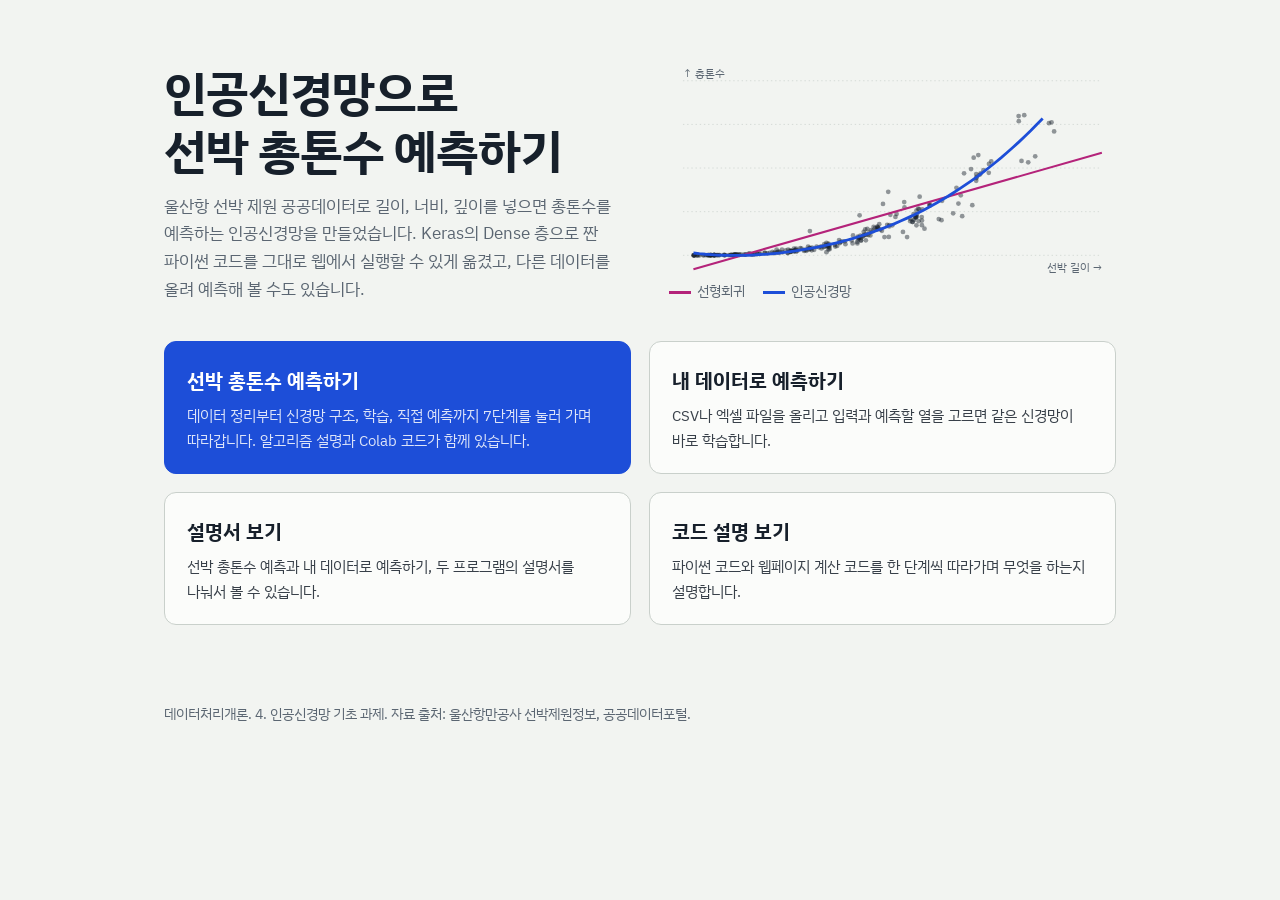
<file: index.html>
<!DOCTYPE html>
<html lang="ko">
<head>
<meta charset="utf-8">
<meta name="viewport" content="width=device-width, initial-scale=1">
<title>인공신경망 데이터 예측</title>
<link rel="icon" href="data:image/svg+xml,<svg xmlns='http://www.w3.org/2000/svg' viewBox='0 0 100 100'><text y='.9em' font-size='90'>🚢</text></svg>">
<link rel="preconnect" href="https://fonts.googleapis.com">
<link rel="preconnect" href="https://fonts.gstatic.com" crossorigin>
<link href="https://fonts.googleapis.com/css2?family=IBM+Plex+Mono:wght@400;500&family=IBM+Plex+Sans+KR:wght@400;500;600;700&display=swap" rel="stylesheet">
<link rel="stylesheet" href="style.css">
<style>
:root{--accent-ink:#fff}
@media (prefers-color-scheme: dark){:root{--accent-ink:#0F151B}}
html,body{margin:0;background:var(--paper);color:var(--ink);font-family:var(--sans);word-break:keep-all;line-height:1.65}
.wrap{max-width:1000px;margin:0 auto;padding:40px 24px 30px}
.intro{display:grid;grid-template-columns:1.05fr 1fr;gap:36px;align-items:center;margin-top:24px}
@media (max-width:820px){.intro{grid-template-columns:1fr;gap:18px}}
.intro h1{font-size:clamp(2rem,4.6vw,3rem);line-height:1.2;letter-spacing:-0.02em;margin:0 0 12px}
.lead{color:var(--muted);font-size:1.05rem;margin:0}
.hero{width:100%;height:auto;display:block}
.key{display:flex;flex-wrap:wrap;gap:6px 18px;font-size:.88rem;color:var(--muted);margin-top:6px}
.key i{display:inline-block;width:22px;height:0;border-top:3px solid;vertical-align:middle;margin-right:6px}
.choices{display:grid;grid-template-columns:repeat(2,1fr);gap:18px;margin-top:38px}
@media (max-width:820px){.choices{grid-template-columns:1fr}}
.choice{display:block;text-decoration:none;color:var(--ink);background:var(--panel);border:1px solid var(--rule);border-radius:12px;padding:22px 22px 20px}
.choice:hover{border-color:var(--nn)}
.choice.main{background:var(--nn);border-color:var(--nn);color:var(--accent-ink)}
.choice strong{display:block;font-size:1.25rem;margin-bottom:6px}
.choice span{display:block;opacity:.85;font-size:.95rem}
.choice:focus-visible,.bar a:focus-visible,.bar button:focus-visible{outline:2px solid var(--nn);outline-offset:3px}
footer{margin-top:48px;font-size:.85rem;color:var(--muted)}
</style>
</head>
<body>
<main class="wrap">
  <div class="intro">
    <div>
      <h1>인공신경망으로<br>선박 총톤수 예측하기</h1>
      <p class="lead">울산항 선박 제원 공공데이터로 길이, 너비, 깊이를 넣으면 총톤수를 예측하는 인공신경망을 만들었습니다. Keras의 Dense 층으로 짠 파이썬 코드를 그대로 웹에서 실행할 수 있게 옮겼고, 다른 데이터를 올려 예측해 볼 수도 있습니다.</p>
    </div>
    <div>
<svg class="hero" viewBox="0 0 640 300" role="img" aria-label="선박 길이와 총톤수 산점도 위에 분홍 직선(선형회귀)과 파란 곡선(인공신경망)이 그려진 그림">
<g stroke="var(--rule)" stroke-dasharray="2 4"><line x1="20" x2="620" y1="274.0" y2="274.0"/><line x1="20" x2="620" y1="211.5" y2="211.5"/><line x1="20" x2="620" y1="149.0" y2="149.0"/><line x1="20" x2="620" y1="86.5" y2="86.5"/><line x1="20" x2="620" y1="24.0" y2="24.0"/></g>
<g fill="var(--ink)" fill-opacity=".45"><circle cx="39.7" cy="274.0" r="3.4"/><circle cx="92.3" cy="273.7" r="3.4"/><circle cx="271.1" cy="250.9" r="3.4"/><circle cx="508.8" cy="73.4" r="3.4"/><circle cx="189.8" cy="264.5" r="3.4"/><circle cx="180.5" cy="266.5" r="3.4"/><circle cx="109.4" cy="272.9" r="3.4"/><circle cx="273.0" cy="216.8" r="3.4"/><circle cx="285.4" cy="245.0" r="3.4"/><circle cx="221.5" cy="262.2" r="3.4"/><circle cx="391.1" cy="196.0" r="3.4"/><circle cx="547.9" cy="83.5" r="3.4"/><circle cx="176.0" cy="267.5" r="3.4"/><circle cx="251.9" cy="254.0" r="3.4"/><circle cx="252.7" cy="258.0" r="3.4"/><circle cx="298.4" cy="232.8" r="3.4"/><circle cx="65.3" cy="273.7" r="3.4"/><circle cx="161.8" cy="265.7" r="3.4"/><circle cx="500.8" cy="74.5" r="3.4"/><circle cx="345.5" cy="225.1" r="3.4"/><circle cx="358.3" cy="207.9" r="3.4"/><circle cx="79.7" cy="273.7" r="3.4"/><circle cx="228.3" cy="265.8" r="3.4"/><circle cx="269.6" cy="254.9" r="3.4"/><circle cx="65.6" cy="273.8" r="3.4"/><circle cx="275.0" cy="252.7" r="3.4"/><circle cx="373.2" cy="202.6" r="3.4"/><circle cx="390.3" cy="223.7" r="3.4"/><circle cx="291.8" cy="239.6" r="3.4"/><circle cx="59.1" cy="273.9" r="3.4"/><circle cx="432.6" cy="150.5" r="3.4"/><circle cx="179.1" cy="267.2" r="3.4"/><circle cx="270.5" cy="247.2" r="3.4"/><circle cx="129.5" cy="272.2" r="3.4"/><circle cx="351.0" cy="223.6" r="3.4"/><circle cx="373.7" cy="202.7" r="3.4"/><circle cx="130.1" cy="271.4" r="3.4"/><circle cx="182.2" cy="266.3" r="3.4"/><circle cx="107.0" cy="273.2" r="3.4"/><circle cx="299.8" cy="234.6" r="3.4"/><circle cx="229.1" cy="261.2" r="3.4"/><circle cx="279.5" cy="244.7" r="3.4"/><circle cx="194.0" cy="266.4" r="3.4"/><circle cx="275.0" cy="252.8" r="3.4"/><circle cx="277.1" cy="247.4" r="3.4"/><circle cx="301.1" cy="229.5" r="3.4"/><circle cx="170.0" cy="270.8" r="3.4"/><circle cx="174.4" cy="268.4" r="3.4"/><circle cx="386.4" cy="222.1" r="3.4"/><circle cx="269.8" cy="257.0" r="3.4"/><circle cx="116.6" cy="272.4" r="3.4"/><circle cx="89.6" cy="273.3" r="3.4"/><circle cx="167.2" cy="267.0" r="3.4"/><circle cx="179.0" cy="268.3" r="3.4"/><circle cx="49.0" cy="274.0" r="3.4"/><circle cx="407.0" cy="213.8" r="3.4"/><circle cx="59.0" cy="273.9" r="3.4"/><circle cx="182.2" cy="264.3" r="3.4"/><circle cx="64.5" cy="273.4" r="3.4"/><circle cx="72.7" cy="273.7" r="3.4"/><circle cx="115.5" cy="271.2" r="3.4"/><circle cx="218.4" cy="264.1" r="3.4"/><circle cx="314.8" cy="247.7" r="3.4"/><circle cx="357.5" cy="225.1" r="3.4"/><circle cx="362.2" cy="230.9" r="3.4"/><circle cx="93.8" cy="273.1" r="3.4"/><circle cx="319.9" cy="231.0" r="3.4"/><circle cx="137.0" cy="270.5" r="3.4"/><circle cx="281.8" cy="243.9" r="3.4"/><circle cx="201.2" cy="263.2" r="3.4"/><circle cx="336.9" cy="197.8" r="3.4"/><circle cx="544.2" cy="84.7" r="3.4"/><circle cx="65.3" cy="273.8" r="3.4"/><circle cx="281.0" cy="237.0" r="3.4"/><circle cx="218.0" cy="261.3" r="3.4"/><circle cx="60.7" cy="273.8" r="3.4"/><circle cx="440.6" cy="161.6" r="3.4"/><circle cx="348.8" cy="226.2" r="3.4"/><circle cx="200.5" cy="265.9" r="3.4"/><circle cx="211.4" cy="261.5" r="3.4"/><circle cx="289.4" cy="237.9" r="3.4"/><circle cx="308.6" cy="247.8" r="3.4"/><circle cx="230.0" cy="265.3" r="3.4"/><circle cx="53.0" cy="273.8" r="3.4"/><circle cx="78.7" cy="273.5" r="3.4"/><circle cx="183.9" cy="267.6" r="3.4"/><circle cx="157.7" cy="270.4" r="3.4"/><circle cx="341.0" cy="247.8" r="3.4"/><circle cx="324.3" cy="219.1" r="3.4"/><circle cx="97.5" cy="273.0" r="3.4"/><circle cx="40.4" cy="274.0" r="3.4"/><circle cx="150.1" cy="270.9" r="3.4"/><circle cx="230.3" cy="258.9" r="3.4"/><circle cx="179.0" cy="264.3" r="3.4"/><circle cx="215.0" cy="262.5" r="3.4"/><circle cx="315.5" cy="230.7" r="3.4"/><circle cx="411.7" cy="177.4" r="3.4"/><circle cx="207.9" cy="266.1" r="3.4"/><circle cx="354.4" cy="231.0" r="3.4"/><circle cx="373.0" cy="199.9" r="3.4"/><circle cx="154.8" cy="269.8" r="3.4"/><circle cx="118.7" cy="272.8" r="3.4"/><circle cx="225.5" cy="269.6" r="3.4"/><circle cx="362.3" cy="224.3" r="3.4"/><circle cx="353.0" cy="220.4" r="3.4"/><circle cx="440.0" cy="157.7" r="3.4"/><circle cx="315.5" cy="232.6" r="3.4"/><circle cx="228.2" cy="257.1" r="3.4"/><circle cx="297.4" cy="237.3" r="3.4"/><circle cx="94.2" cy="273.4" r="3.4"/><circle cx="56.4" cy="273.9" r="3.4"/><circle cx="154.1" cy="265.8" r="3.4"/><circle cx="93.5" cy="273.3" r="3.4"/><circle cx="188.0" cy="263.8" r="3.4"/><circle cx="68.0" cy="273.6" r="3.4"/><circle cx="125.8" cy="272.2" r="3.4"/><circle cx="204.5" cy="266.9" r="3.4"/><circle cx="36.6" cy="274.0" r="3.4"/><circle cx="440.3" cy="163.4" r="3.4"/><circle cx="122.0" cy="272.9" r="3.4"/><circle cx="524.5" cy="132.2" r="3.4"/><circle cx="170.7" cy="265.8" r="3.4"/><circle cx="350.3" cy="214.9" r="3.4"/><circle cx="436.4" cy="134.1" r="3.4"/><circle cx="126.5" cy="272.0" r="3.4"/><circle cx="272.0" cy="249.0" r="3.4"/><circle cx="298.7" cy="233.6" r="3.4"/><circle cx="295.0" cy="235.1" r="3.4"/><circle cx="245.0" cy="255.2" r="3.4"/><circle cx="69.1" cy="273.7" r="3.4"/><circle cx="275.1" cy="248.9" r="3.4"/><circle cx="98.0" cy="273.5" r="3.4"/><circle cx="271.6" cy="249.2" r="3.4"/><circle cx="110.0" cy="272.7" r="3.4"/><circle cx="227.8" cy="258.9" r="3.4"/><circle cx="414.5" cy="199.9" r="3.4"/><circle cx="64.4" cy="273.9" r="3.4"/><circle cx="274.2" cy="245.7" r="3.4"/><circle cx="345.8" cy="221.9" r="3.4"/><circle cx="156.1" cy="268.7" r="3.4"/><circle cx="79.2" cy="273.8" r="3.4"/><circle cx="85.8" cy="273.7" r="3.4"/><circle cx="237.5" cy="259.0" r="3.4"/><circle cx="244.7" cy="256.4" r="3.4"/><circle cx="317.0" cy="216.0" r="3.4"/><circle cx="348.8" cy="226.2" r="3.4"/><circle cx="44.0" cy="274.0" r="3.4"/><circle cx="443.0" cy="130.5" r="3.4"/><circle cx="95.0" cy="272.6" r="3.4"/><circle cx="504.9" cy="138.9" r="3.4"/><circle cx="514.5" cy="140.9" r="3.4"/><circle cx="50.3" cy="273.9" r="3.4"/><circle cx="225.5" cy="256.2" r="3.4"/><circle cx="55.8" cy="273.9" r="3.4"/><circle cx="91.8" cy="273.4" r="3.4"/><circle cx="224.6" cy="259.5" r="3.4"/><circle cx="356.7" cy="207.2" r="3.4"/><circle cx="42.0" cy="274.0" r="3.4"/><circle cx="247.7" cy="254.1" r="3.4"/><circle cx="71.6" cy="273.7" r="3.4"/><circle cx="35.8" cy="274.0" r="3.4"/><circle cx="278.5" cy="246.3" r="3.4"/><circle cx="286.9" cy="241.6" r="3.4"/><circle cx="263.0" cy="257.0" r="3.4"/><circle cx="419.9" cy="217.9" r="3.4"/><circle cx="96.8" cy="273.1" r="3.4"/><circle cx="55.9" cy="273.8" r="3.4"/><circle cx="365.9" cy="235.8" r="3.4"/><circle cx="353.6" cy="219.2" r="3.4"/><circle cx="63.8" cy="273.8" r="3.4"/><circle cx="204.8" cy="262.9" r="3.4"/><circle cx="170.0" cy="270.4" r="3.4"/><circle cx="354.9" cy="215.5" r="3.4"/><circle cx="444.8" cy="158.7" r="3.4"/><circle cx="162.5" cy="269.8" r="3.4"/><circle cx="70.2" cy="273.8" r="3.4"/><circle cx="337.3" cy="205.2" r="3.4"/><circle cx="89.0" cy="273.4" r="3.4"/><circle cx="282.5" cy="244.8" r="3.4"/><circle cx="60.5" cy="273.9" r="3.4"/><circle cx="243.6" cy="252.1" r="3.4"/><circle cx="80.4" cy="273.7" r="3.4"/><circle cx="58.7" cy="273.8" r="3.4"/><circle cx="223.7" cy="261.5" r="3.4"/><circle cx="113.8" cy="272.1" r="3.4"/><circle cx="417.9" cy="188.1" r="3.4"/><circle cx="227.6" cy="259.1" r="3.4"/><circle cx="362.0" cy="219.3" r="3.4"/><circle cx="288.4" cy="245.6" r="3.4"/><circle cx="314.0" cy="183.1" r="3.4"/><circle cx="174.4" cy="269.0" r="3.4"/><circle cx="284.0" cy="236.3" r="3.4"/><circle cx="182.0" cy="268.8" r="3.4"/><circle cx="197.0" cy="265.7" r="3.4"/><circle cx="65.3" cy="273.8" r="3.4"/><circle cx="60.1" cy="273.9" r="3.4"/><circle cx="229.5" cy="262.9" r="3.4"/><circle cx="193.6" cy="267.8" r="3.4"/><circle cx="458.3" cy="143.1" r="3.4"/><circle cx="461.5" cy="139.3" r="3.4"/><circle cx="35.1" cy="274.0" r="3.4"/><circle cx="238.2" cy="261.4" r="3.4"/><circle cx="201.8" cy="239.3" r="3.4"/><circle cx="304.9" cy="238.9" r="3.4"/><circle cx="354.9" cy="218.7" r="3.4"/><circle cx="36.5" cy="274.0" r="3.4"/><circle cx="312.5" cy="230.3" r="3.4"/><circle cx="151.4" cy="270.0" r="3.4"/><circle cx="440.0" cy="167.3" r="3.4"/><circle cx="144.2" cy="270.7" r="3.4"/><circle cx="434.4" cy="202.3" r="3.4"/><circle cx="501.0" cy="81.9" r="3.4"/><circle cx="353.6" cy="219.2" r="3.4"/><circle cx="306.5" cy="200.5" r="3.4"/><circle cx="122.9" cy="271.7" r="3.4"/><circle cx="293.0" cy="233.4" r="3.4"/><circle cx="100.1" cy="273.2" r="3.4"/><circle cx="173.4" cy="267.1" r="3.4"/><circle cx="240.8" cy="260.6" r="3.4"/><circle cx="102.5" cy="272.6" r="3.4"/><circle cx="226.4" cy="260.4" r="3.4"/><circle cx="57.6" cy="273.6" r="3.4"/><circle cx="203.3" cy="264.7" r="3.4"/><circle cx="63.5" cy="273.8" r="3.4"/><circle cx="137.3" cy="270.5" r="3.4"/><circle cx="95.0" cy="273.4" r="3.4"/><circle cx="335.1" cy="240.5" r="3.4"/><circle cx="140.8" cy="271.3" r="3.4"/><circle cx="362.9" cy="208.1" r="3.4"/><circle cx="325.9" cy="214.7" r="3.4"/><circle cx="158.4" cy="269.1" r="3.4"/><circle cx="551.6" cy="96.6" r="3.4"/><circle cx="174.2" cy="269.1" r="3.4"/><circle cx="174.2" cy="268.1" r="3.4"/><circle cx="446.3" cy="156.8" r="3.4"/><circle cx="272.8" cy="248.7" r="3.4"/><circle cx="298.7" cy="235.6" r="3.4"/><circle cx="263.6" cy="245.5" r="3.4"/><circle cx="199.2" cy="261.5" r="3.4"/><circle cx="278.9" cy="240.4" r="3.4"/><circle cx="119.1" cy="272.5" r="3.4"/><circle cx="302.8" cy="237.2" r="3.4"/><circle cx="458.0" cy="155.8" r="3.4"/><circle cx="450.4" cy="152.1" r="3.4"/><circle cx="359.0" cy="190.1" r="3.4"/><circle cx="261.5" cy="252.8" r="3.4"/><circle cx="87.7" cy="273.7" r="3.4"/><circle cx="422.6" cy="156.6" r="3.4"/><circle cx="179.1" cy="268.0" r="3.4"/><circle cx="227.7" cy="261.5" r="3.4"/><circle cx="148.2" cy="269.2" r="3.4"/><circle cx="222.4" cy="257.9" r="3.4"/><circle cx="35.3" cy="274.0" r="3.4"/><circle cx="352.4" cy="218.3" r="3.4"/><circle cx="101.0" cy="273.3" r="3.4"/><circle cx="281.9" cy="252.6" r="3.4"/><circle cx="354.4" cy="209.9" r="3.4"/><circle cx="59.9" cy="273.7" r="3.4"/><circle cx="201.8" cy="264.2" r="3.4"/><circle cx="196.8" cy="267.6" r="3.4"/></g>
<line x1="35.0" y1="294.0" x2="620.0" y2="127.1" stroke="var(--lr)" stroke-width="3"/>
<path d="M35.0 270.7 L43.5 271.7 L52.0 272.5 L60.4 273.1 L68.9 273.6 L77.4 273.9 L85.9 274.1 L94.3 274.2 L102.8 274.1 L111.3 273.9 L119.8 273.6 L128.3 273.1 L136.7 272.6 L145.2 271.9 L153.7 271.1 L162.2 270.2 L170.7 269.1 L179.1 268.0 L187.6 266.7 L196.1 265.3 L204.6 263.8 L213.0 262.2 L221.5 260.4 L230.0 258.5 L238.5 256.5 L247.0 254.4 L255.4 252.1 L263.9 249.7 L272.4 247.1 L280.9 244.4 L289.3 241.5 L297.8 238.5 L306.3 235.4 L314.8 232.1 L323.3 228.6 L331.7 224.9 L340.2 221.1 L348.7 217.2 L357.2 213.0 L365.7 208.7 L374.1 204.1 L382.6 199.4 L391.1 194.5 L399.6 189.4 L408.0 184.1 L416.5 178.6 L425.0 172.9 L433.5 167.0 L442.0 160.9 L450.4 154.5 L458.9 147.9 L467.4 141.1 L475.9 134.1 L484.3 126.8 L492.8 119.3 L501.3 111.5 L509.8 103.5 L518.3 95.3 L526.7 86.8 L535.2 78.0" fill="none" stroke="var(--nn)" stroke-width="4"/>
<text x="620" y="296" text-anchor="end" font-size="16" fill="var(--muted)">선박 길이 →</text>
<text x="20" y="18" font-size="16" fill="var(--muted)">↑ 총톤수</text>
</svg>
      <div class="key"><span><i style="border-color:var(--lr)"></i>선형회귀</span><span><i style="border-color:var(--nn)"></i>인공신경망</span></div>
    </div>
  </div>
  <div class="choices">
    <a class="choice main" href="ship.html">
      <strong>선박 총톤수 예측하기</strong>
      <span>데이터 정리부터 신경망 구조, 학습, 직접 예측까지 7단계를 눌러 가며 따라갑니다. 알고리즘 설명과 Colab 코드가 함께 있습니다.</span>
    </a>
    <a class="choice" href="general.html">
      <strong>내 데이터로 예측하기</strong>
      <span>CSV나 엑셀 파일을 올리고 입력과 예측할 열을 고르면 같은 신경망이 바로 학습합니다.</span>
    </a>
    <a class="choice" href="explain.html">
      <strong>설명서 보기</strong>
      <span>선박 총톤수 예측과 내 데이터로 예측하기, 두 프로그램의 설명서를 나눠서 볼 수 있습니다.</span>
    </a>
    <a class="choice" href="code.html">
      <strong>코드 설명 보기</strong>
      <span>파이썬 코드와 웹페이지 계산 코드를 한 단계씩 따라가며 무엇을 하는지 설명합니다.</span>
    </a>
  </div>
  <footer>데이터처리개론. 4. 인공신경망 기초 과제. 자료 출처: 울산항만공사 선박제원정보, 공공데이터포털.</footer>
</main>
</body>
</html>
</file>
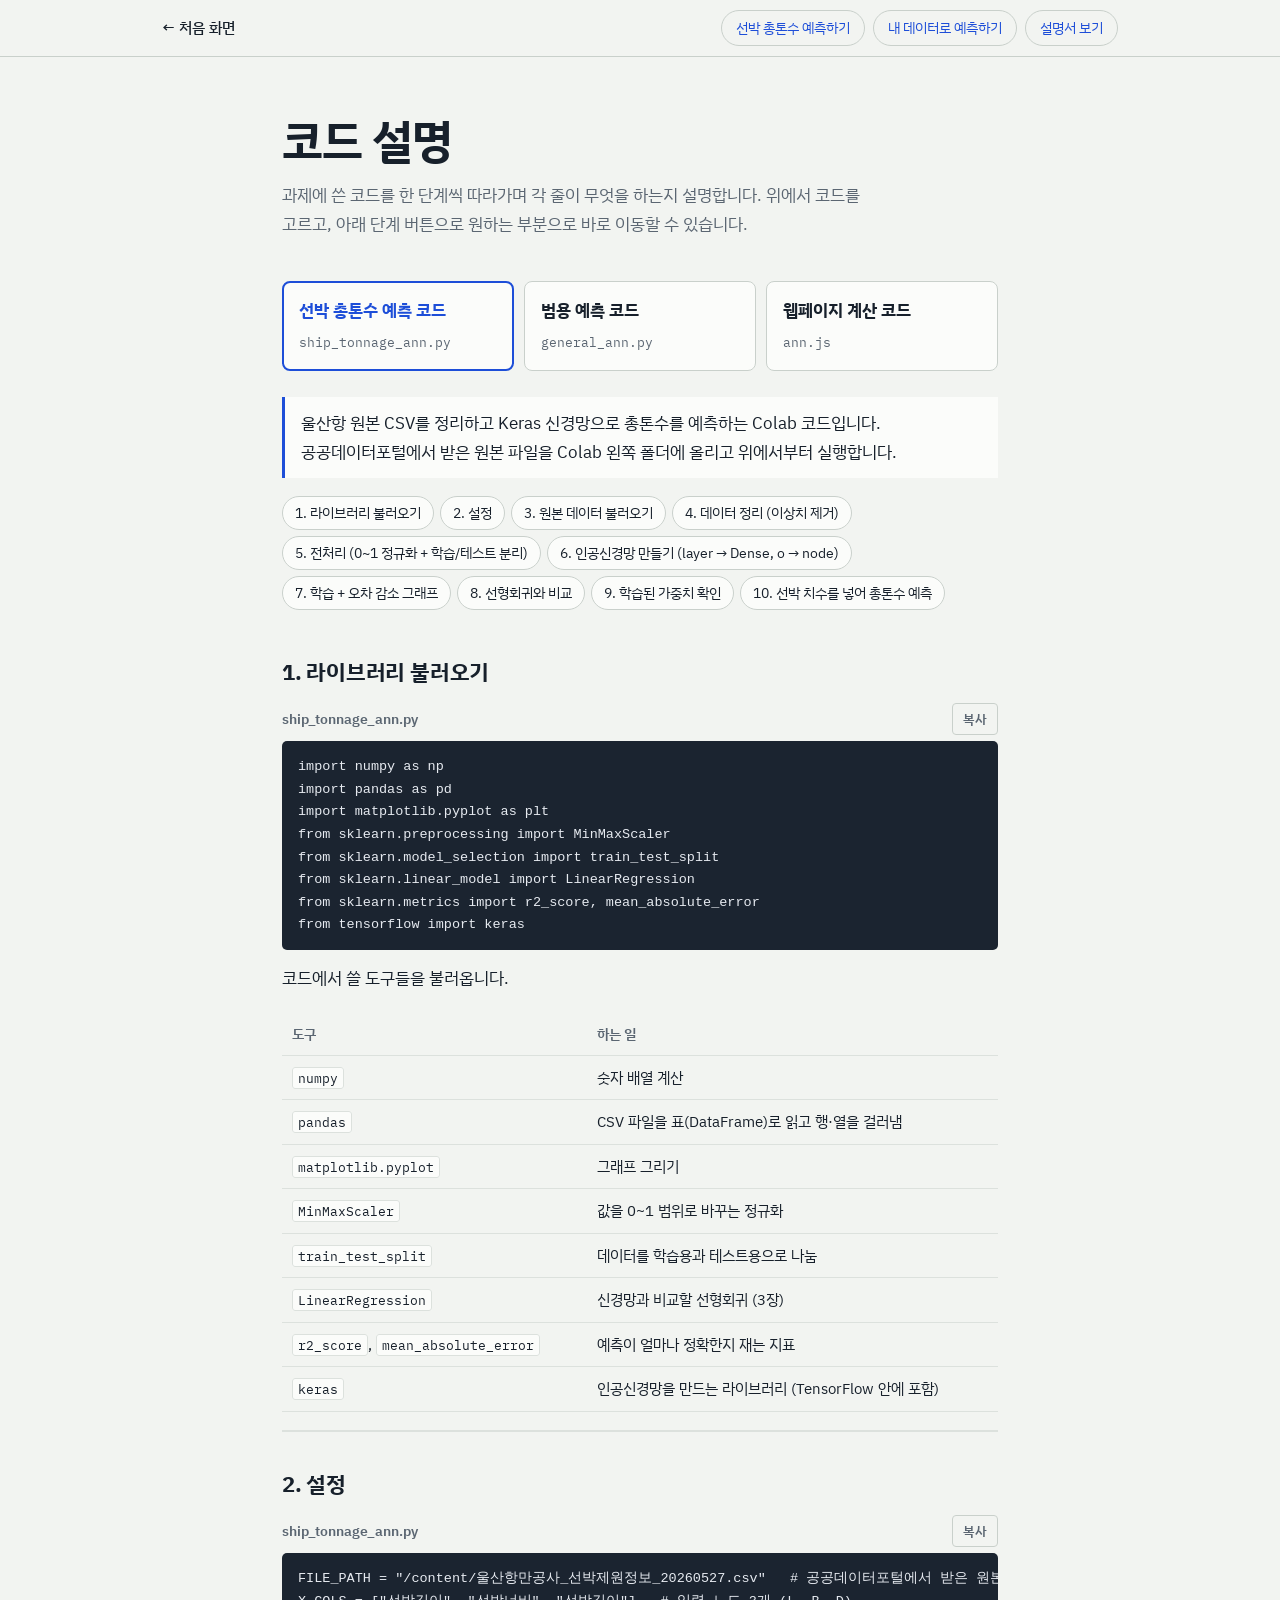
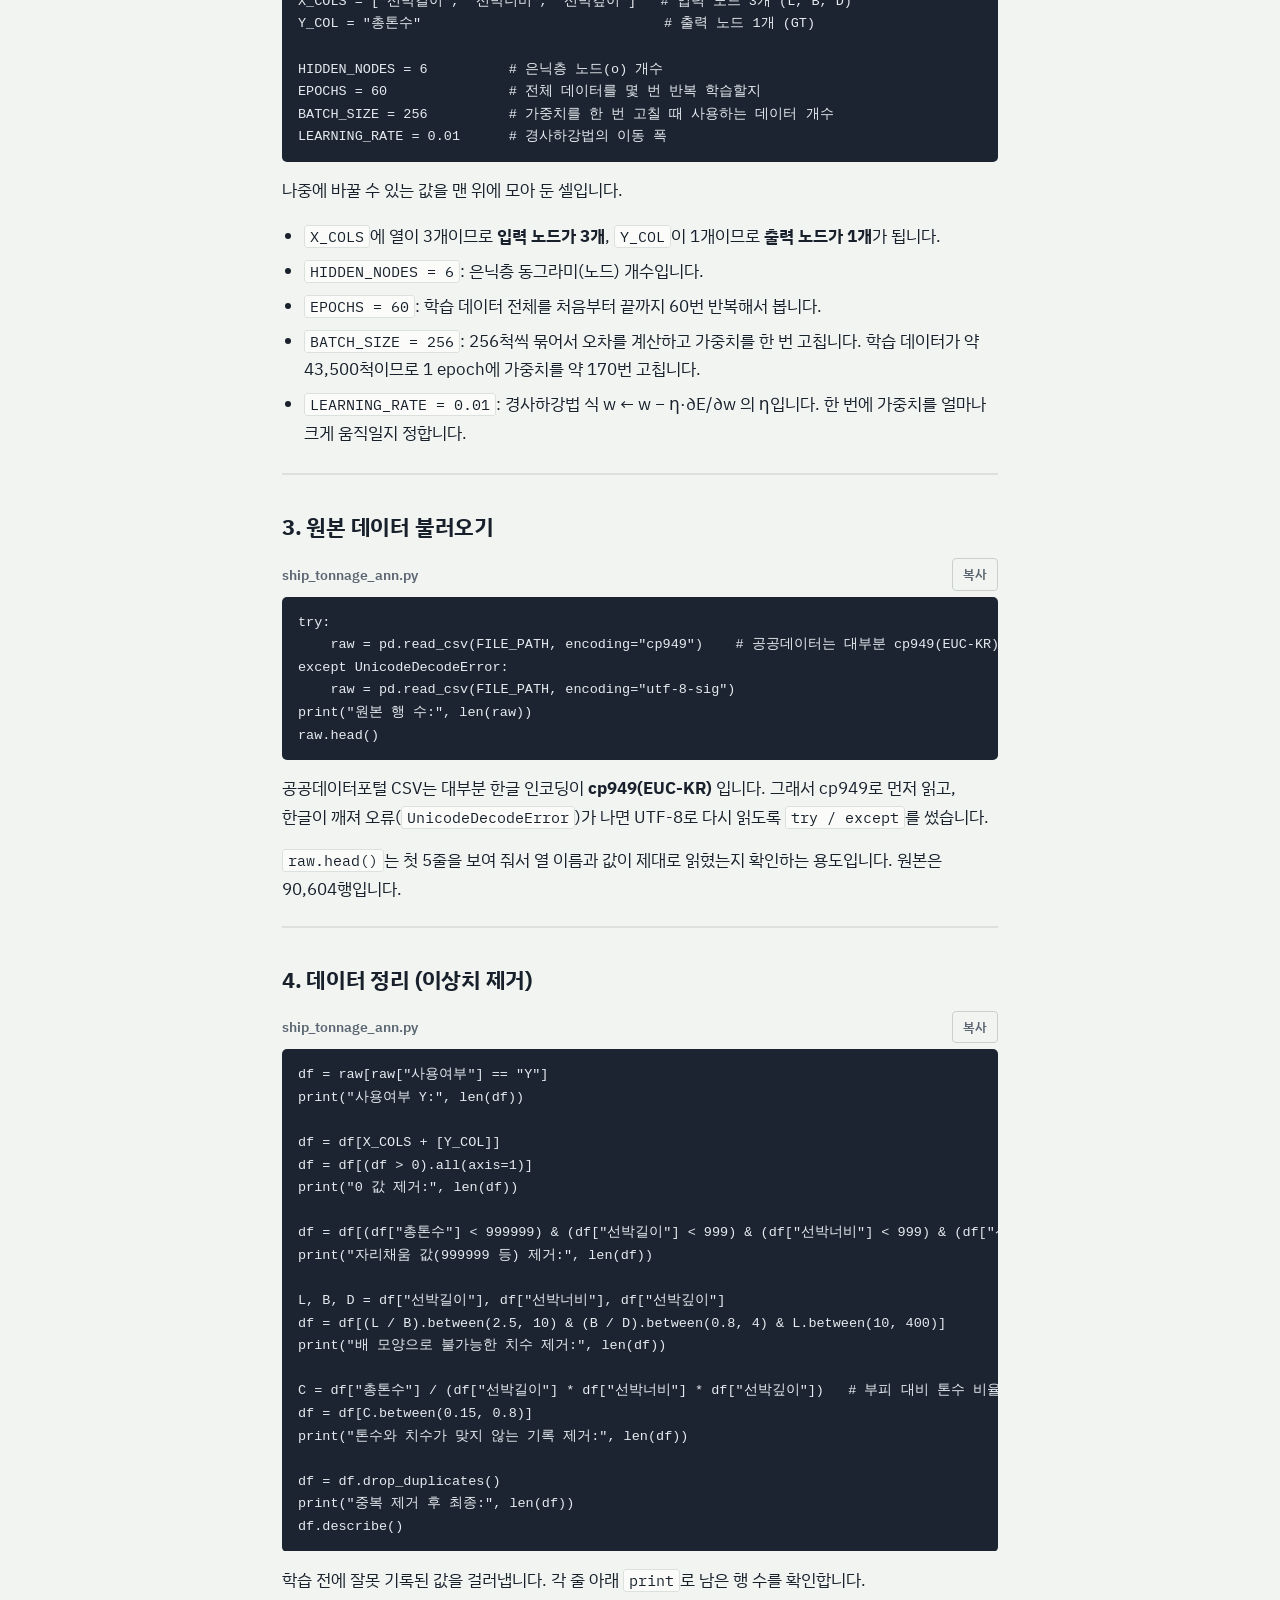
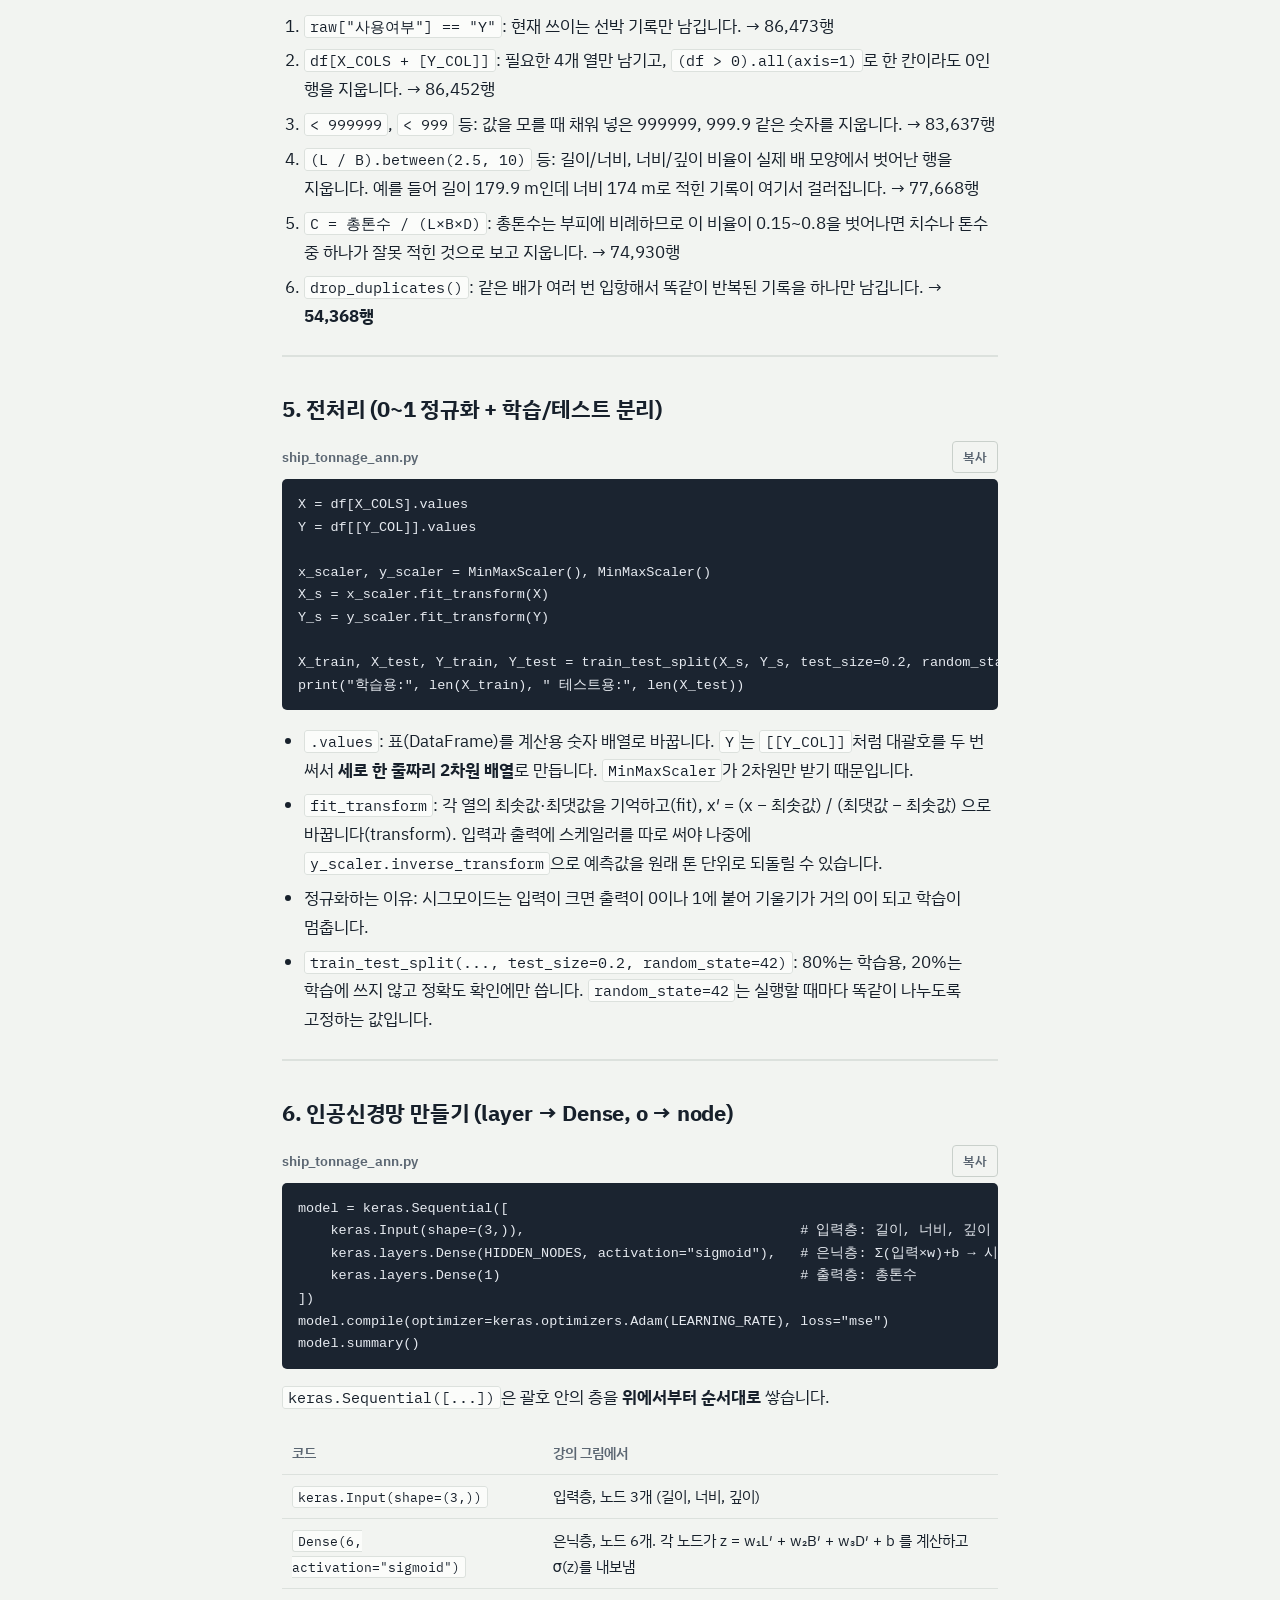
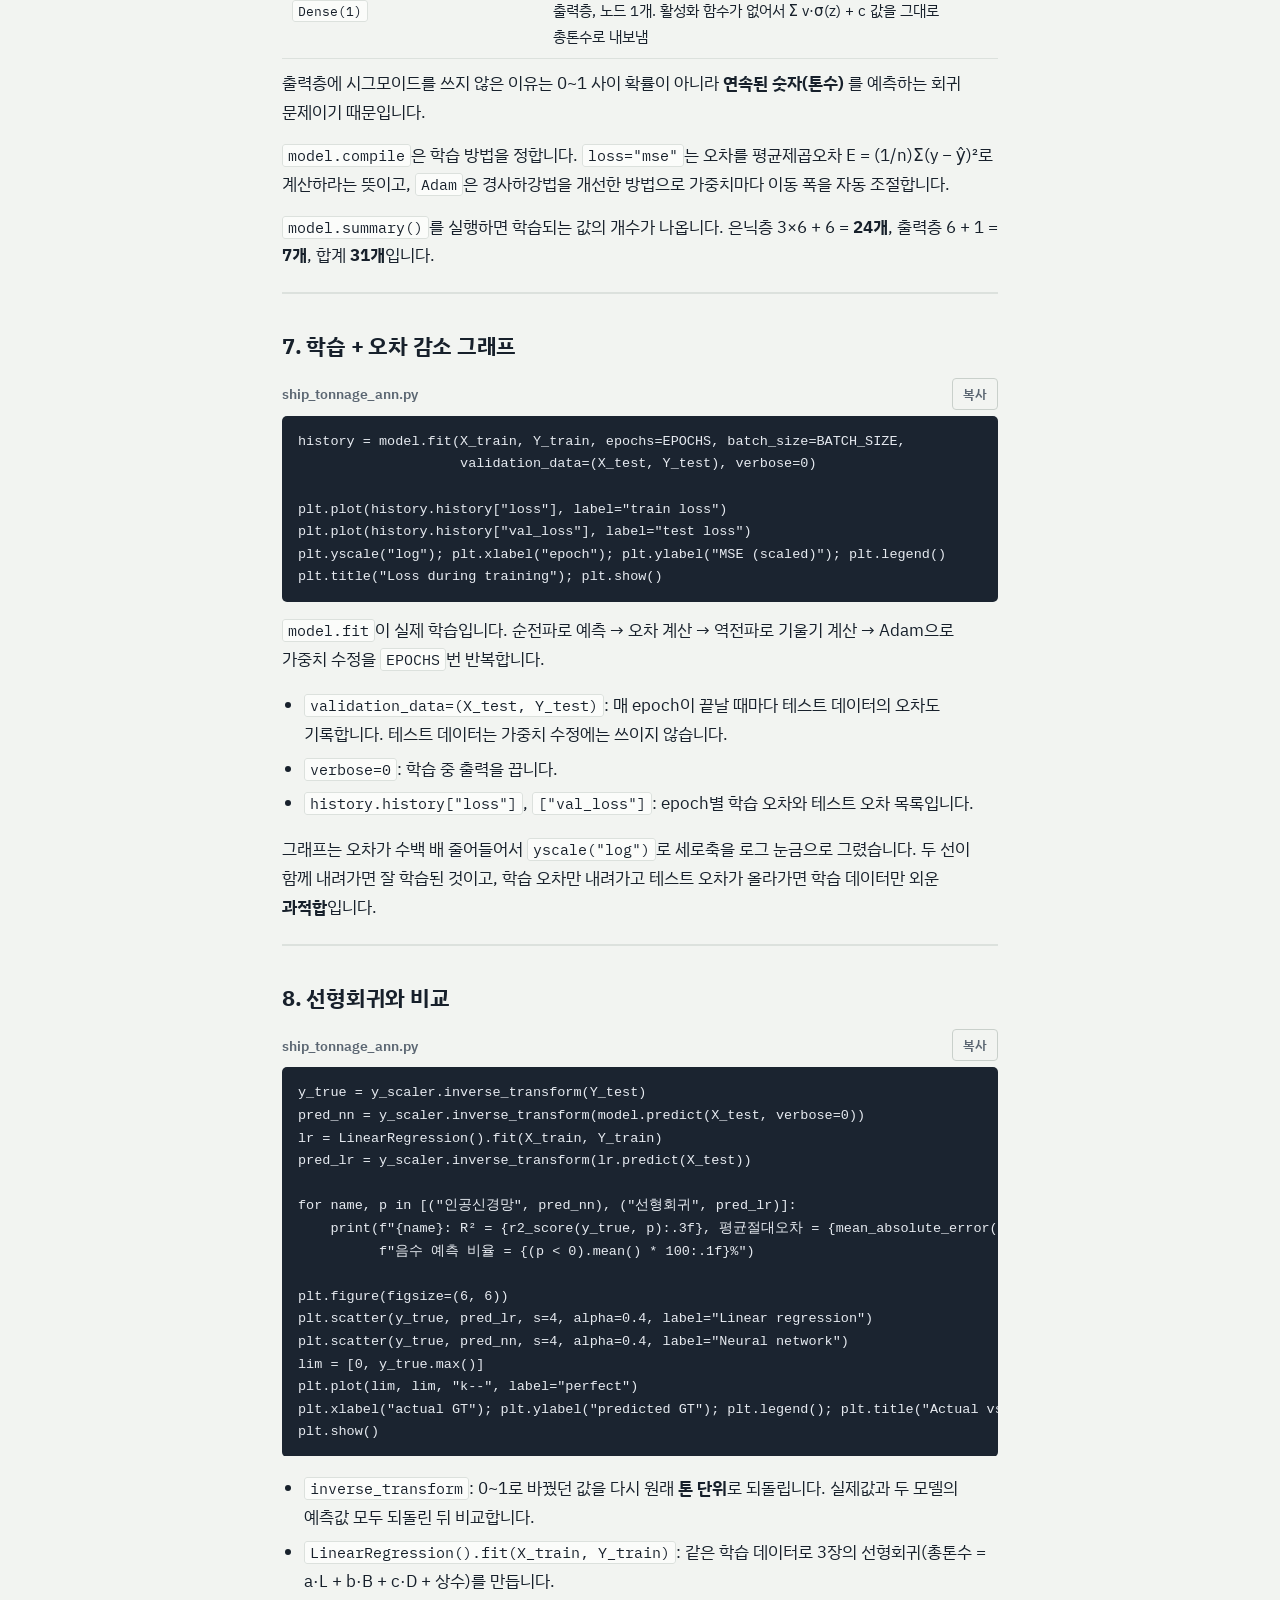
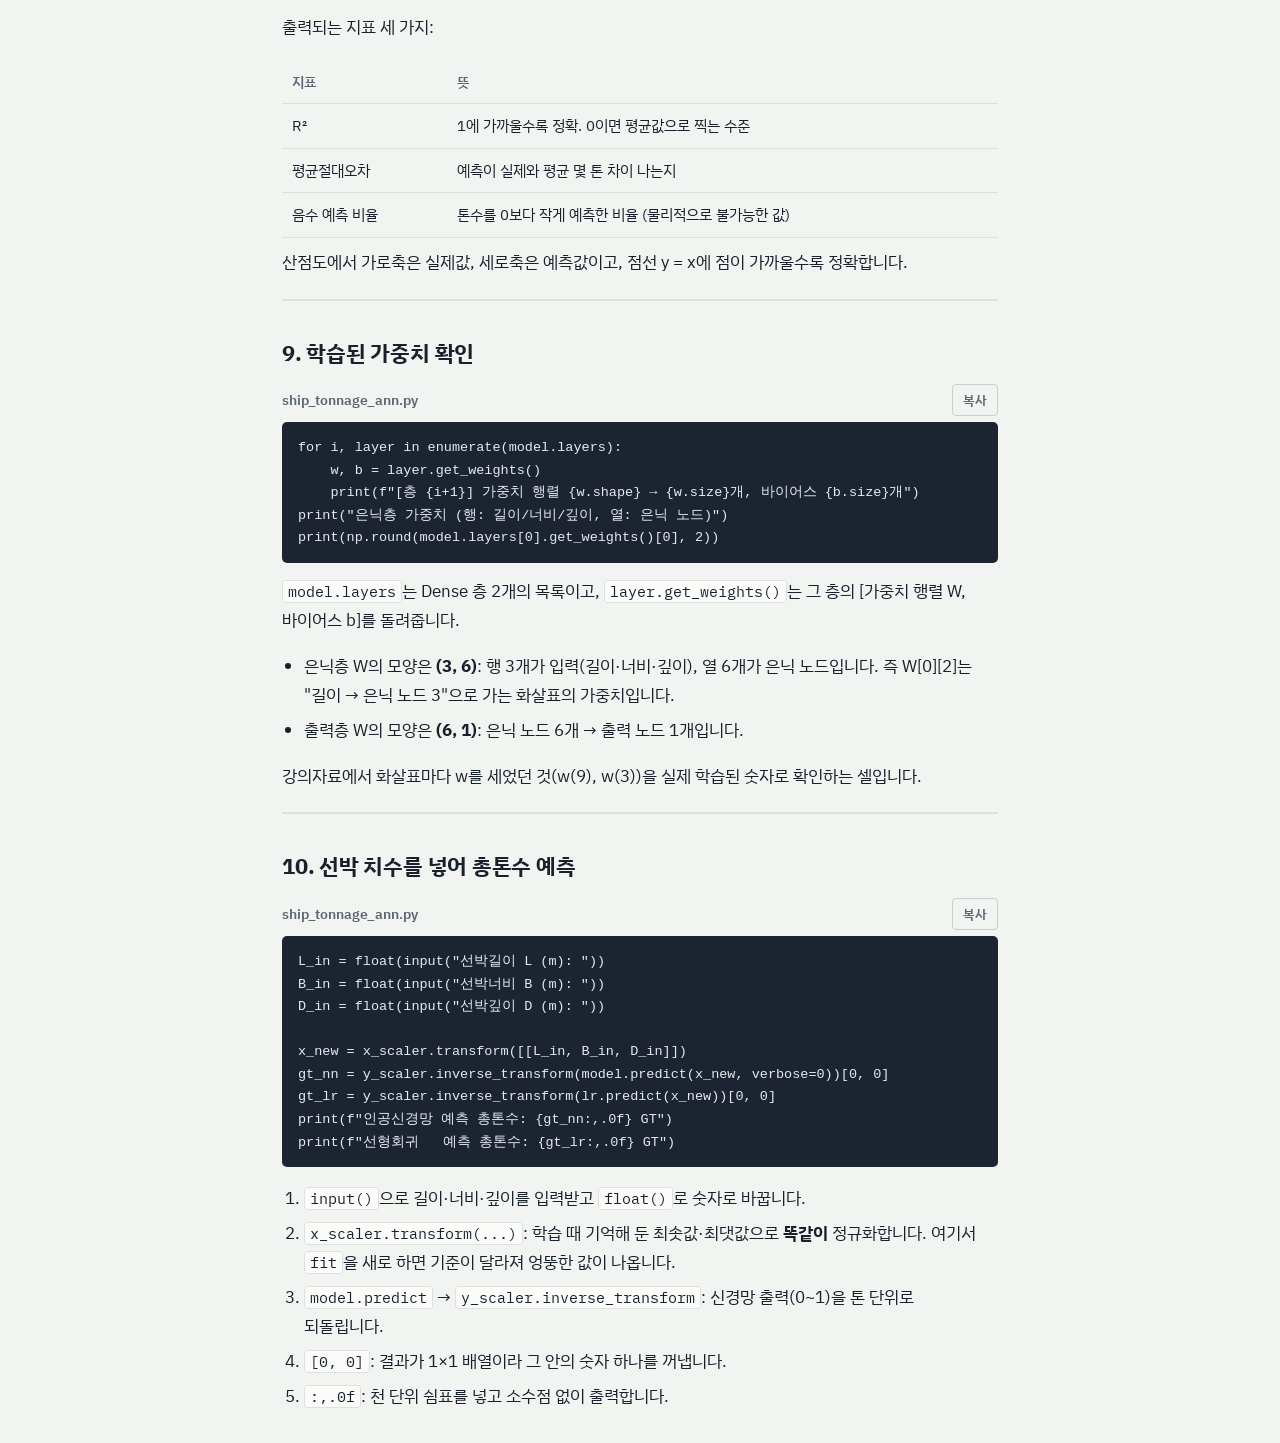
<file: code.html>
<!DOCTYPE html>
<html lang="ko">
<head>
<meta charset="utf-8">
<meta name="viewport" content="width=device-width, initial-scale=1">
<title>코드 설명</title>
<link rel="icon" href="data:image/svg+xml,<svg xmlns='http://www.w3.org/2000/svg' viewBox='0 0 100 100'><text y='.9em' font-size='90'>💻</text></svg>">
<link rel="preconnect" href="https://fonts.googleapis.com">
<link rel="preconnect" href="https://fonts.gstatic.com" crossorigin>
<link href="https://fonts.googleapis.com/css2?family=IBM+Plex+Mono:wght@400;500&family=IBM+Plex+Sans+KR:wght@400;500;600;700&display=swap" rel="stylesheet">
<link rel="stylesheet" href="style.css">
<style>
.dtabs{display:grid;grid-template-columns:repeat(3,1fr);gap:10px;margin:6px 0 26px}
.dtab{font:inherit;text-align:left;cursor:pointer;background:var(--panel);color:var(--ink);border:1px solid var(--rule);border-radius:8px;padding:14px 16px}
.dtab b{display:block;font-size:17px;margin-bottom:2px}
.dtab span{font-size:13px;color:var(--muted);font-family:var(--mono)}
.dtab[aria-selected="true"]{border:2px solid var(--nn);padding:13px 15px}
.dtab[aria-selected="true"] b{color:var(--nn)}
.dtab:focus-visible{outline:2px solid var(--nn);outline-offset:2px}
.intro{background:var(--panel);border-left:3px solid var(--nn);padding:12px 16px;margin:0 0 18px}
.toc{display:flex;flex-wrap:wrap;gap:6px;margin:0 0 10px;padding:0;list-style:none}
.toc a{display:inline-block;font-size:14px;color:var(--ink);text-decoration:none;border:1px solid var(--rule);border-radius:999px;padding:4px 12px;background:var(--panel)}
.toc a:hover{border-color:var(--nn);color:var(--nn)}
.step{padding:34px 0 8px;border-top:1px solid var(--grid);scroll-margin-top:60px}
.step:first-of-type{border-top:0}
.step h2{font-size:22px;margin:0 0 12px}
.step .cell{margin:0 0 14px}
.exp ul,.exp ol{padding-left:1.3em} .exp li{margin-bottom:6px}
.exp code{font-family:var(--mono);font-size:.88em;background:var(--panel);border:1px solid var(--grid);padding:1px 5px;border-radius:3px}
@media (max-width:640px){.dtabs{grid-template-columns:1fr}}
</style>
</head>
<body>
<nav class="bar"><div><a href="index.html">← 처음 화면</a><span class="others"><a href="ship.html">선박 총톤수 예측하기</a><a href="general.html">내 데이터로 예측하기</a><a href="explain.html">설명서 보기</a></span></div></nav>
<div class="wrap">
<header class="hero"><h1>코드 설명</h1>
<p class="lede">과제에 쓴 코드를 한 단계씩 따라가며 각 줄이 무엇을 하는지 설명합니다. 위에서 코드를 고르고, 아래 단계 버튼으로 원하는 부분으로 바로 이동할 수 있습니다.</p></header>
<div class="dtabs" role="tablist" aria-label="코드 선택"><button class="dtab" role="tab" data-tab="ship" aria-selected="true"><b>선박 총톤수 예측 코드</b><span>ship_tonnage_ann.py</span></button><button class="dtab" role="tab" data-tab="general" aria-selected="false"><b>범용 예측 코드</b><span>general_ann.py</span></button><button class="dtab" role="tab" data-tab="js" aria-selected="false"><b>웹페이지 계산 코드</b><span>ann.js</span></button></div>
<div data-panel="ship">
<p class="intro">울산항 원본 CSV를 정리하고 Keras 신경망으로 총톤수를 예측하는 Colab 코드입니다. 공공데이터포털에서 받은 원본 파일을 Colab 왼쪽 폴더에 올리고 위에서부터 실행합니다.</p>
<ul class="toc"><li><a href="#ship-1">1. 라이브러리 불러오기</a></li><li><a href="#ship-2">2. 설정</a></li><li><a href="#ship-3">3. 원본 데이터 불러오기</a></li><li><a href="#ship-4">4. 데이터 정리 (이상치 제거)</a></li><li><a href="#ship-5">5. 전처리 (0~1 정규화 + 학습/테스트 분리)</a></li><li><a href="#ship-6">6. 인공신경망 만들기 (layer → Dense, o → node)</a></li><li><a href="#ship-7">7. 학습 + 오차 감소 그래프</a></li><li><a href="#ship-8">8. 선형회귀와 비교</a></li><li><a href="#ship-9">9. 학습된 가중치 확인</a></li><li><a href="#ship-10">10. 선박 치수를 넣어 총톤수 예측</a></li></ul>
<section class="step" id="ship-1"><h2>1. 라이브러리 불러오기</h2>
<figure class="cell"><figcaption><span>ship_tonnage_ann.py</span><button class="copy" type="button">복사</button></figcaption><pre><code>import numpy as np
import pandas as pd
import matplotlib.pyplot as plt
from sklearn.preprocessing import MinMaxScaler
from sklearn.model_selection import train_test_split
from sklearn.linear_model import LinearRegression
from sklearn.metrics import r2_score, mean_absolute_error
from tensorflow import keras</code></pre></figure>
<div class="exp"><p>코드에서 쓸 도구들을 불러옵니다.</p>
<div class="tablewrap"><table>
<thead>
<tr>
<th>도구</th>
<th>하는 일</th>
</tr>
</thead>
<tbody>
<tr>
<td><code>numpy</code></td>
<td>숫자 배열 계산</td>
</tr>
<tr>
<td><code>pandas</code></td>
<td>CSV 파일을 표(DataFrame)로 읽고 행·열을 걸러냄</td>
</tr>
<tr>
<td><code>matplotlib.pyplot</code></td>
<td>그래프 그리기</td>
</tr>
<tr>
<td><code>MinMaxScaler</code></td>
<td>값을 0~1 범위로 바꾸는 정규화</td>
</tr>
<tr>
<td><code>train_test_split</code></td>
<td>데이터를 학습용과 테스트용으로 나눔</td>
</tr>
<tr>
<td><code>LinearRegression</code></td>
<td>신경망과 비교할 선형회귀 (3장)</td>
</tr>
<tr>
<td><code>r2_score</code>, <code>mean_absolute_error</code></td>
<td>예측이 얼마나 정확한지 재는 지표</td>
</tr>
<tr>
<td><code>keras</code></td>
<td>인공신경망을 만드는 라이브러리 (TensorFlow 안에 포함)</td>
</tr>
</tbody>
</table></div></div></section>
<section class="step" id="ship-2"><h2>2. 설정</h2>
<figure class="cell"><figcaption><span>ship_tonnage_ann.py</span><button class="copy" type="button">복사</button></figcaption><pre><code>FILE_PATH = &quot;/content/울산항만공사_선박제원정보_20260527.csv&quot;   # 공공데이터포털에서 받은 원본 파일
X_COLS = [&quot;선박길이&quot;, &quot;선박너비&quot;, &quot;선박깊이&quot;]   # 입력 노드 3개 (L, B, D)
Y_COL = &quot;총톤수&quot;                              # 출력 노드 1개 (GT)

HIDDEN_NODES = 6          # 은닉층 노드(o) 개수
EPOCHS = 60               # 전체 데이터를 몇 번 반복 학습할지
BATCH_SIZE = 256          # 가중치를 한 번 고칠 때 사용하는 데이터 개수
LEARNING_RATE = 0.01      # 경사하강법의 이동 폭</code></pre></figure>
<div class="exp"><p>나중에 바꿀 수 있는 값을 맨 위에 모아 둔 셀입니다.</p>
<ul>
<li><code>X_COLS</code>에 열이 3개이므로 <strong>입력 노드가 3개</strong>, <code>Y_COL</code>이 1개이므로 <strong>출력 노드가 1개</strong>가 됩니다.</li>
<li><code>HIDDEN_NODES = 6</code>: 은닉층 동그라미(노드) 개수입니다.</li>
<li><code>EPOCHS = 60</code>: 학습 데이터 전체를 처음부터 끝까지 60번 반복해서 봅니다.</li>
<li><code>BATCH_SIZE = 256</code>: 256척씩 묶어서 오차를 계산하고 가중치를 한 번 고칩니다. 학습 데이터가 약 43,500척이므로 1 epoch에 가중치를 약 170번 고칩니다.</li>
<li><code>LEARNING_RATE = 0.01</code>: 경사하강법 식 w ← w − η·∂E/∂w 의 η입니다. 한 번에 가중치를 얼마나 크게 움직일지 정합니다.</li>
</ul></div></section>
<section class="step" id="ship-3"><h2>3. 원본 데이터 불러오기</h2>
<figure class="cell"><figcaption><span>ship_tonnage_ann.py</span><button class="copy" type="button">복사</button></figcaption><pre><code>try:
    raw = pd.read_csv(FILE_PATH, encoding=&quot;cp949&quot;)    # 공공데이터는 대부분 cp949(EUC-KR)
except UnicodeDecodeError:
    raw = pd.read_csv(FILE_PATH, encoding=&quot;utf-8-sig&quot;)
print(&quot;원본 행 수:&quot;, len(raw))
raw.head()</code></pre></figure>
<div class="exp"><p>공공데이터포털 CSV는 대부분 한글 인코딩이 <strong>cp949(EUC-KR)</strong> 입니다. 그래서 cp949로 먼저 읽고, 한글이 깨져 오류(<code>UnicodeDecodeError</code>)가 나면 UTF-8로 다시 읽도록 <code>try / except</code>를 썼습니다.</p>
<p><code>raw.head()</code>는 첫 5줄을 보여 줘서 열 이름과 값이 제대로 읽혔는지 확인하는 용도입니다. 원본은 90,604행입니다.</p></div></section>
<section class="step" id="ship-4"><h2>4. 데이터 정리 (이상치 제거)</h2>
<figure class="cell"><figcaption><span>ship_tonnage_ann.py</span><button class="copy" type="button">복사</button></figcaption><pre><code>df = raw[raw[&quot;사용여부&quot;] == &quot;Y&quot;]
print(&quot;사용여부 Y:&quot;, len(df))

df = df[X_COLS + [Y_COL]]
df = df[(df &gt; 0).all(axis=1)]
print(&quot;0 값 제거:&quot;, len(df))

df = df[(df[&quot;총톤수&quot;] &lt; 999999) &amp; (df[&quot;선박길이&quot;] &lt; 999) &amp; (df[&quot;선박너비&quot;] &lt; 999) &amp; (df[&quot;선박깊이&quot;] &lt; 99.9)]
print(&quot;자리채움 값(999999 등) 제거:&quot;, len(df))

L, B, D = df[&quot;선박길이&quot;], df[&quot;선박너비&quot;], df[&quot;선박깊이&quot;]
df = df[(L / B).between(2.5, 10) &amp; (B / D).between(0.8, 4) &amp; L.between(10, 400)]
print(&quot;배 모양으로 불가능한 치수 제거:&quot;, len(df))

C = df[&quot;총톤수&quot;] / (df[&quot;선박길이&quot;] * df[&quot;선박너비&quot;] * df[&quot;선박깊이&quot;])   # 부피 대비 톤수 비율
df = df[C.between(0.15, 0.8)]
print(&quot;톤수와 치수가 맞지 않는 기록 제거:&quot;, len(df))

df = df.drop_duplicates()
print(&quot;중복 제거 후 최종:&quot;, len(df))
df.describe()</code></pre></figure>
<div class="exp"><p>학습 전에 잘못 기록된 값을 걸러냅니다. 각 줄 아래 <code>print</code>로 남은 행 수를 확인합니다.</p>
<ol>
<li><code>raw["사용여부"] == "Y"</code>: 현재 쓰이는 선박 기록만 남깁니다. → 86,473행</li>
<li><code>df[X_COLS + [Y_COL]]</code>: 필요한 4개 열만 남기고, <code>(df &gt; 0).all(axis=1)</code>로 한 칸이라도 0인 행을 지웁니다. → 86,452행</li>
<li><code>&lt; 999999</code>, <code>&lt; 999</code> 등: 값을 모를 때 채워 넣은 999999, 999.9 같은 숫자를 지웁니다. → 83,637행</li>
<li><code>(L / B).between(2.5, 10)</code> 등: 길이/너비, 너비/깊이 비율이 실제 배 모양에서 벗어난 행을 지웁니다. 예를 들어 길이 179.9 m인데 너비 174 m로 적힌 기록이 여기서 걸러집니다. → 77,668행</li>
<li><code>C = 총톤수 / (L×B×D)</code>: 총톤수는 부피에 비례하므로 이 비율이 0.15~0.8을 벗어나면 치수나 톤수 중 하나가 잘못 적힌 것으로 보고 지웁니다. → 74,930행</li>
<li><code>drop_duplicates()</code>: 같은 배가 여러 번 입항해서 똑같이 반복된 기록을 하나만 남깁니다. → <strong>54,368행</strong></li>
</ol></div></section>
<section class="step" id="ship-5"><h2>5. 전처리 (0~1 정규화 + 학습/테스트 분리)</h2>
<figure class="cell"><figcaption><span>ship_tonnage_ann.py</span><button class="copy" type="button">복사</button></figcaption><pre><code>X = df[X_COLS].values
Y = df[[Y_COL]].values

x_scaler, y_scaler = MinMaxScaler(), MinMaxScaler()
X_s = x_scaler.fit_transform(X)
Y_s = y_scaler.fit_transform(Y)

X_train, X_test, Y_train, Y_test = train_test_split(X_s, Y_s, test_size=0.2, random_state=42)
print(&quot;학습용:&quot;, len(X_train), &quot; 테스트용:&quot;, len(X_test))</code></pre></figure>
<div class="exp"><ul>
<li><code>.values</code>: 표(DataFrame)를 계산용 숫자 배열로 바꿉니다. <code>Y</code>는 <code>[[Y_COL]]</code>처럼 대괄호를 두 번 써서 <strong>세로 한 줄짜리 2차원 배열</strong>로 만듭니다. <code>MinMaxScaler</code>가 2차원만 받기 때문입니다.</li>
<li><code>fit_transform</code>: 각 열의 최솟값·최댓값을 기억하고(fit), x′ = (x − 최솟값) / (최댓값 − 최솟값) 으로 바꿉니다(transform). 입력과 출력에 스케일러를 따로 써야 나중에 <code>y_scaler.inverse_transform</code>으로 예측값을 원래 톤 단위로 되돌릴 수 있습니다.</li>
<li>정규화하는 이유: 시그모이드는 입력이 크면 출력이 0이나 1에 붙어 기울기가 거의 0이 되고 학습이 멈춥니다.</li>
<li><code>train_test_split(..., test_size=0.2, random_state=42)</code>: 80%는 학습용, 20%는 학습에 쓰지 않고 정확도 확인에만 씁니다. <code>random_state=42</code>는 실행할 때마다 똑같이 나누도록 고정하는 값입니다.</li>
</ul></div></section>
<section class="step" id="ship-6"><h2>6. 인공신경망 만들기 (layer → Dense, o → node)</h2>
<figure class="cell"><figcaption><span>ship_tonnage_ann.py</span><button class="copy" type="button">복사</button></figcaption><pre><code>model = keras.Sequential([
    keras.Input(shape=(3,)),                                  # 입력층: 길이, 너비, 깊이
    keras.layers.Dense(HIDDEN_NODES, activation=&quot;sigmoid&quot;),   # 은닉층: Σ(입력×w)+b → 시그모이드
    keras.layers.Dense(1)                                     # 출력층: 총톤수
])
model.compile(optimizer=keras.optimizers.Adam(LEARNING_RATE), loss=&quot;mse&quot;)
model.summary()</code></pre></figure>
<div class="exp"><p><code>keras.Sequential([...])</code>은 괄호 안의 층을 <strong>위에서부터 순서대로</strong> 쌓습니다.</p>
<div class="tablewrap"><table>
<thead>
<tr>
<th>코드</th>
<th>강의 그림에서</th>
</tr>
</thead>
<tbody>
<tr>
<td><code>keras.Input(shape=(3,))</code></td>
<td>입력층, 노드 3개 (길이, 너비, 깊이)</td>
</tr>
<tr>
<td><code>Dense(6, activation="sigmoid")</code></td>
<td>은닉층, 노드 6개. 각 노드가 z = w₁L′ + w₂B′ + w₃D′ + b 를 계산하고 σ(z)를 내보냄</td>
</tr>
<tr>
<td><code>Dense(1)</code></td>
<td>출력층, 노드 1개. 활성화 함수가 없어서 Σ v·σ(z) + c 값을 그대로 총톤수로 내보냄</td>
</tr>
</tbody>
</table></div>
<p>출력층에 시그모이드를 쓰지 않은 이유는 0~1 사이 확률이 아니라 <strong>연속된 숫자(톤수)</strong> 를 예측하는 회귀 문제이기 때문입니다.</p>
<p><code>model.compile</code>은 학습 방법을 정합니다. <code>loss="mse"</code>는 오차를 평균제곱오차 E = (1/n)Σ(y − ŷ)²로 계산하라는 뜻이고, <code>Adam</code>은 경사하강법을 개선한 방법으로 가중치마다 이동 폭을 자동 조절합니다.</p>
<p><code>model.summary()</code>를 실행하면 학습되는 값의 개수가 나옵니다. 은닉층 3×6 + 6 = <strong>24개</strong>, 출력층 6 + 1 = <strong>7개</strong>, 합계 <strong>31개</strong>입니다.</p></div></section>
<section class="step" id="ship-7"><h2>7. 학습 + 오차 감소 그래프</h2>
<figure class="cell"><figcaption><span>ship_tonnage_ann.py</span><button class="copy" type="button">복사</button></figcaption><pre><code>history = model.fit(X_train, Y_train, epochs=EPOCHS, batch_size=BATCH_SIZE,
                    validation_data=(X_test, Y_test), verbose=0)

plt.plot(history.history[&quot;loss&quot;], label=&quot;train loss&quot;)
plt.plot(history.history[&quot;val_loss&quot;], label=&quot;test loss&quot;)
plt.yscale(&quot;log&quot;); plt.xlabel(&quot;epoch&quot;); plt.ylabel(&quot;MSE (scaled)&quot;); plt.legend()
plt.title(&quot;Loss during training&quot;); plt.show()</code></pre></figure>
<div class="exp"><p><code>model.fit</code>이 실제 학습입니다. 순전파로 예측 → 오차 계산 → 역전파로 기울기 계산 → Adam으로 가중치 수정을 <code>EPOCHS</code>번 반복합니다.</p>
<ul>
<li><code>validation_data=(X_test, Y_test)</code>: 매 epoch이 끝날 때마다 테스트 데이터의 오차도 기록합니다. 테스트 데이터는 가중치 수정에는 쓰이지 않습니다.</li>
<li><code>verbose=0</code>: 학습 중 출력을 끕니다.</li>
<li><code>history.history["loss"]</code>, <code>["val_loss"]</code>: epoch별 학습 오차와 테스트 오차 목록입니다.</li>
</ul>
<p>그래프는 오차가 수백 배 줄어들어서 <code>yscale("log")</code>로 세로축을 로그 눈금으로 그렸습니다. 두 선이 함께 내려가면 잘 학습된 것이고, 학습 오차만 내려가고 테스트 오차가 올라가면 학습 데이터만 외운 <strong>과적합</strong>입니다.</p></div></section>
<section class="step" id="ship-8"><h2>8. 선형회귀와 비교</h2>
<figure class="cell"><figcaption><span>ship_tonnage_ann.py</span><button class="copy" type="button">복사</button></figcaption><pre><code>y_true = y_scaler.inverse_transform(Y_test)
pred_nn = y_scaler.inverse_transform(model.predict(X_test, verbose=0))
lr = LinearRegression().fit(X_train, Y_train)
pred_lr = y_scaler.inverse_transform(lr.predict(X_test))

for name, p in [(&quot;인공신경망&quot;, pred_nn), (&quot;선형회귀&quot;, pred_lr)]:
    print(f&quot;{name}: R² = {r2_score(y_true, p):.3f}, 평균절대오차 = {mean_absolute_error(y_true, p):,.0f} 톤, &quot;
          f&quot;음수 예측 비율 = {(p &lt; 0).mean() * 100:.1f}%&quot;)

plt.figure(figsize=(6, 6))
plt.scatter(y_true, pred_lr, s=4, alpha=0.4, label=&quot;Linear regression&quot;)
plt.scatter(y_true, pred_nn, s=4, alpha=0.4, label=&quot;Neural network&quot;)
lim = [0, y_true.max()]
plt.plot(lim, lim, &quot;k--&quot;, label=&quot;perfect&quot;)
plt.xlabel(&quot;actual GT&quot;); plt.ylabel(&quot;predicted GT&quot;); plt.legend(); plt.title(&quot;Actual vs Predicted (test)&quot;)
plt.show()</code></pre></figure>
<div class="exp"><ul>
<li><code>inverse_transform</code>: 0~1로 바꿨던 값을 다시 원래 <strong>톤 단위</strong>로 되돌립니다. 실제값과 두 모델의 예측값 모두 되돌린 뒤 비교합니다.</li>
<li><code>LinearRegression().fit(X_train, Y_train)</code>: 같은 학습 데이터로 3장의 선형회귀(총톤수 = a·L + b·B + c·D + 상수)를 만듭니다.</li>
</ul>
<p>출력되는 지표 세 가지:</p>
<div class="tablewrap"><table>
<thead>
<tr>
<th>지표</th>
<th>뜻</th>
</tr>
</thead>
<tbody>
<tr>
<td>R²</td>
<td>1에 가까울수록 정확. 0이면 평균값으로 찍는 수준</td>
</tr>
<tr>
<td>평균절대오차</td>
<td>예측이 실제와 평균 몇 톤 차이 나는지</td>
</tr>
<tr>
<td>음수 예측 비율</td>
<td>톤수를 0보다 작게 예측한 비율 (물리적으로 불가능한 값)</td>
</tr>
</tbody>
</table></div>
<p>산점도에서 가로축은 실제값, 세로축은 예측값이고, 점선 y = x에 점이 가까울수록 정확합니다.</p></div></section>
<section class="step" id="ship-9"><h2>9. 학습된 가중치 확인</h2>
<figure class="cell"><figcaption><span>ship_tonnage_ann.py</span><button class="copy" type="button">복사</button></figcaption><pre><code>for i, layer in enumerate(model.layers):
    w, b = layer.get_weights()
    print(f&quot;[층 {i+1}] 가중치 행렬 {w.shape} → {w.size}개, 바이어스 {b.size}개&quot;)
print(&quot;은닉층 가중치 (행: 길이/너비/깊이, 열: 은닉 노드)&quot;)
print(np.round(model.layers[0].get_weights()[0], 2))</code></pre></figure>
<div class="exp"><p><code>model.layers</code>는 Dense 층 2개의 목록이고, <code>layer.get_weights()</code>는 그 층의 [가중치 행렬 W, 바이어스 b]를 돌려줍니다.</p>
<ul>
<li>은닉층 W의 모양은 <strong>(3, 6)</strong>: 행 3개가 입력(길이·너비·깊이), 열 6개가 은닉 노드입니다. 즉 W[0][2]는 "길이 → 은닉 노드 3"으로 가는 화살표의 가중치입니다.</li>
<li>출력층 W의 모양은 <strong>(6, 1)</strong>: 은닉 노드 6개 → 출력 노드 1개입니다.</li>
</ul>
<p>강의자료에서 화살표마다 w를 세었던 것(w(9), w(3))을 실제 학습된 숫자로 확인하는 셀입니다.</p></div></section>
<section class="step" id="ship-10"><h2>10. 선박 치수를 넣어 총톤수 예측</h2>
<figure class="cell"><figcaption><span>ship_tonnage_ann.py</span><button class="copy" type="button">복사</button></figcaption><pre><code>L_in = float(input(&quot;선박길이 L (m): &quot;))
B_in = float(input(&quot;선박너비 B (m): &quot;))
D_in = float(input(&quot;선박깊이 D (m): &quot;))

x_new = x_scaler.transform([[L_in, B_in, D_in]])
gt_nn = y_scaler.inverse_transform(model.predict(x_new, verbose=0))[0, 0]
gt_lr = y_scaler.inverse_transform(lr.predict(x_new))[0, 0]
print(f&quot;인공신경망 예측 총톤수: {gt_nn:,.0f} GT&quot;)
print(f&quot;선형회귀   예측 총톤수: {gt_lr:,.0f} GT&quot;)</code></pre></figure>
<div class="exp"><ol>
<li><code>input()</code>으로 길이·너비·깊이를 입력받고 <code>float()</code>로 숫자로 바꿉니다.</li>
<li><code>x_scaler.transform(...)</code>: 학습 때 기억해 둔 최솟값·최댓값으로 <strong>똑같이</strong> 정규화합니다. 여기서 <code>fit</code>을 새로 하면 기준이 달라져 엉뚱한 값이 나옵니다.</li>
<li><code>model.predict</code> → <code>y_scaler.inverse_transform</code>: 신경망 출력(0~1)을 톤 단위로 되돌립니다.</li>
<li><code>[0, 0]</code>: 결과가 1×1 배열이라 그 안의 숫자 하나를 꺼냅니다.</li>
<li><code>:,.0f</code>: 천 단위 쉼표를 넣고 소수점 없이 출력합니다.</li>
</ol></div></section>
</div>
<div data-panel="general" hidden>
<p class="intro">2번 설정 셀만 바꾸면 어떤 CSV·엑셀 데이터든 같은 신경망으로 예측하는 Colab 코드입니다.</p>
<ul class="toc"><li><a href="#general-1">1. 라이브러리 불러오기</a></li><li><a href="#general-2">2. 설정</a></li><li><a href="#general-3">3. 데이터 불러오기 (인코딩 자동 처리)</a></li><li><a href="#general-4">4. 전처리</a></li><li><a href="#general-5">5. 인공신경망 만들기 + 학습</a></li><li><a href="#general-6">6. 결과 비교</a></li><li><a href="#general-7">7. 원하는 값을 넣어 예측하기</a></li></ul>
<section class="step" id="general-1"><h2>1. 라이브러리 불러오기</h2>
<figure class="cell"><figcaption><span>general_ann.py</span><button class="copy" type="button">복사</button></figcaption><pre><code>import numpy as np
import pandas as pd
import matplotlib.pyplot as plt
from sklearn.preprocessing import MinMaxScaler
from sklearn.model_selection import train_test_split
from sklearn.linear_model import LinearRegression
from sklearn.metrics import r2_score
from tensorflow import keras</code></pre></figure>
<div class="exp"><p>선박 코드와 같은 도구를 불러옵니다. 정확도 지표는 데이터마다 단위가 달라도 비교할 수 있는 <code>r2_score</code>만 씁니다.</p></div></section>
<section class="step" id="general-2"><h2>2. 설정</h2>
<figure class="cell"><figcaption><span>general_ann.py</span><button class="copy" type="button">복사</button></figcaption><pre><code>FILE_PATH = &quot;/content/울산항_선박제원_정제.csv&quot;   # csv, xlsx 모두 가능
X_COLS = [&quot;선박길이&quot;, &quot;선박너비&quot;, &quot;선박깊이&quot;]      # 입력으로 쓸 열 이름들 (개수 = 입력 노드 개수)
Y_COL = &quot;총톤수&quot;                                 # 예측할 열 이름 (출력 노드 1개)

HIDDEN_NODES = 8          # 은닉층 노드(o) 개수
EPOCHS = 100              # 반복 학습 횟수
BATCH_SIZE = 64
LEARNING_RATE = 0.01</code></pre></figure>
<div class="exp"><p><strong>다른 데이터를 쓸 때는 이 셀의 세 줄만 바꾸면 됩니다.</strong></p>
<ul>
<li><code>FILE_PATH</code>: Colab에 올린 파일 경로 (CSV, 엑셀 모두 가능)</li>
<li><code>X_COLS</code>: 입력으로 쓸 열 이름 목록. 몇 개를 넣든 그 개수만큼 입력 노드가 생깁니다.</li>
<li><code>Y_COL</code>: 예측할 열 이름</li>
</ul>
<p>예를 들어 기온 데이터라면 <code>X_COLS = ["월"]</code>, <code>Y_COL = "평균기온"</code>처럼 바꿉니다.</p></div></section>
<section class="step" id="general-3"><h2>3. 데이터 불러오기 (인코딩 자동 처리)</h2>
<figure class="cell"><figcaption><span>general_ann.py</span><button class="copy" type="button">복사</button></figcaption><pre><code>def load_data(path):
    if path.lower().endswith((&quot;.xlsx&quot;, &quot;.xls&quot;)):
        return pd.read_excel(path)
    for enc in [&quot;utf-8-sig&quot;, &quot;cp949&quot;]:          # 공공데이터는 cp949인 경우가 많음
        try:
            return pd.read_csv(path, encoding=enc)
        except UnicodeDecodeError:
            continue
    raise ValueError(&quot;파일 인코딩을 읽을 수 없습니다.&quot;)

data = load_data(FILE_PATH)
for col in X_COLS + [Y_COL]:                      # &quot;1,234&quot; 같은 쉼표 숫자도 숫자로 변환
    data[col] = pd.to_numeric(data[col].astype(str).str.replace(&quot;,&quot;, &quot;&quot;), errors=&quot;coerce&quot;)
data = data[X_COLS + [Y_COL]].dropna()
print(&quot;사용할 데이터 개수:&quot;, len(data))
data.describe()</code></pre></figure>
<div class="exp"><p><code>load_data</code> 함수가 파일 종류에 맞게 읽습니다.</p>
<ul>
<li>확장자가 <code>.xlsx</code>, <code>.xls</code>이면 <code>read_excel</code>로 읽습니다.</li>
<li>CSV는 UTF-8로 먼저 읽고, 한글이 깨져 오류가 나면 <code>continue</code>로 넘어가 cp949로 다시 읽습니다.</li>
</ul>
<p>그다음 <code>for</code> 문이 선택한 열을 하나씩 숫자로 바꿉니다.</p>
<ul>
<li><code>.str.replace(",", "")</code>: "1,234"처럼 쉼표가 들어간 숫자에서 쉼표를 지웁니다.</li>
<li><code>pd.to_numeric(..., errors="coerce")</code>: 숫자로 못 바꾸는 값(문자, 빈칸)은 오류 대신 빈 값(NaN)으로 만듭니다.</li>
<li><code>.dropna()</code>: 빈 값이 하나라도 있는 행을 지웁니다.</li>
</ul></div></section>
<section class="step" id="general-4"><h2>4. 전처리</h2>
<figure class="cell"><figcaption><span>general_ann.py</span><button class="copy" type="button">복사</button></figcaption><pre><code>X = data[X_COLS].values
Y = data[[Y_COL]].values
x_scaler, y_scaler = MinMaxScaler(), MinMaxScaler()
X_s = x_scaler.fit_transform(X)
Y_s = y_scaler.fit_transform(Y)
X_train, X_test, Y_train, Y_test = train_test_split(X_s, Y_s, test_size=0.2, random_state=42)</code></pre></figure>
<div class="exp"><p>선박 코드 5번과 같습니다. 입력·출력을 각각 0~1로 정규화하고 80%/20%로 나눕니다.</p></div></section>
<section class="step" id="general-5"><h2>5. 인공신경망 만들기 + 학습</h2>
<figure class="cell"><figcaption><span>general_ann.py</span><button class="copy" type="button">복사</button></figcaption><pre><code>model = keras.Sequential([
    keras.Input(shape=(len(X_COLS),)),
    keras.layers.Dense(HIDDEN_NODES, activation=&quot;sigmoid&quot;),
    keras.layers.Dense(1)
])
model.compile(optimizer=keras.optimizers.Adam(LEARNING_RATE), loss=&quot;mse&quot;)
history = model.fit(X_train, Y_train, epochs=EPOCHS, batch_size=BATCH_SIZE,
                    validation_data=(X_test, Y_test), verbose=0)
plt.plot(history.history[&quot;loss&quot;], label=&quot;train&quot;); plt.plot(history.history[&quot;val_loss&quot;], label=&quot;test&quot;)
plt.yscale(&quot;log&quot;); plt.xlabel(&quot;epoch&quot;); plt.ylabel(&quot;MSE&quot;); plt.legend(); plt.show()</code></pre></figure>
<div class="exp"><p>선박 코드와 다른 점은 <code>keras.Input(shape=(len(X_COLS),))</code> 한 줄입니다. <code>len(X_COLS)</code>가 고른 열의 개수라서, <strong>입력 노드 수가 데이터에 맞춰 자동으로 정해집니다.</strong> 열을 1개 고르면 입력 노드 1개, 5개 고르면 5개입니다.</p>
<p>학습되는 값의 개수는 입력 m개, 은닉 H개일 때 m×H + H + H + 1개입니다. 모델을 만들고(<code>Sequential</code>), 학습 방법을 정하고(<code>compile</code>), 학습하고(<code>fit</code>), 오차 그래프까지 한 셀에서 합니다.</p></div></section>
<section class="step" id="general-6"><h2>6. 결과 비교</h2>
<figure class="cell"><figcaption><span>general_ann.py</span><button class="copy" type="button">복사</button></figcaption><pre><code>y_true = y_scaler.inverse_transform(Y_test)
pred_nn = y_scaler.inverse_transform(model.predict(X_test, verbose=0))
lr = LinearRegression().fit(X_train, Y_train)
pred_lr = y_scaler.inverse_transform(lr.predict(X_test))
print(f&quot;인공신경망 R² = {r2_score(y_true, pred_nn):.3f}&quot;)
print(f&quot;선형회귀   R² = {r2_score(y_true, pred_lr):.3f}&quot;)

if len(X_COLS) == 1:     # 입력 1개: 데이터 위에 예측선
    order = np.argsort(X_s[:, 0]); xp = x_scaler.inverse_transform(X_s[order])
    plt.scatter(X, Y, s=6, color=&quot;gray&quot;)
    plt.plot(xp, y_scaler.inverse_transform(model.predict(X_s[order], verbose=0)), &quot;r&quot;, label=&quot;Neural network&quot;)
    plt.plot(xp, y_scaler.inverse_transform(lr.predict(X_s[order])), &quot;b&quot;, label=&quot;Linear regression&quot;)
else:                    # 입력 여러 개: 실제값 vs 예측값
    plt.scatter(y_true, pred_lr, s=5, alpha=0.5, label=&quot;Linear regression&quot;)
    plt.scatter(y_true, pred_nn, s=5, alpha=0.5, label=&quot;Neural network&quot;)
    plt.plot([y_true.min(), y_true.max()], [y_true.min(), y_true.max()], &quot;k--&quot;)
    plt.xlabel(&quot;actual&quot;); plt.ylabel(&quot;predicted&quot;)
plt.legend(); plt.show()</code></pre></figure>
<div class="exp"><p>R²로 신경망과 선형회귀를 비교한 뒤, 입력 개수에 따라 그래프를 다르게 그립니다.</p>
<ul>
<li><strong>입력이 1개</strong>일 때: 가로축 X, 세로축 Y인 산점도 위에 두 모델의 예측선을 그립니다. <code>np.argsort</code>로 X를 작은 값부터 정렬해야 선이 지그재그로 꼬이지 않고 왼쪽에서 오른쪽으로 이어집니다.</li>
<li><strong>입력이 여러 개</strong>일 때: 축 하나에 X를 다 그릴 수 없으므로, 가로축 실제값·세로축 예측값 그래프를 그립니다. 점선에 가까울수록 정확합니다.</li>
</ul></div></section>
<section class="step" id="general-7"><h2>7. 원하는 값을 넣어 예측하기</h2>
<figure class="cell"><figcaption><span>general_ann.py</span><button class="copy" type="button">복사</button></figcaption><pre><code>values = [float(input(f&quot;{col} 값을 입력하세요: &quot;)) for col in X_COLS]
x_new = x_scaler.transform([values])
print(f&quot;인공신경망 예측 {Y_COL}: {y_scaler.inverse_transform(model.predict(x_new, verbose=0))[0, 0]:,.2f}&quot;)
print(f&quot;선형회귀   예측 {Y_COL}: {y_scaler.inverse_transform(lr.predict(x_new))[0, 0]:,.2f}&quot;)</code></pre></figure>
<div class="exp"><p><code>[... for col in X_COLS]</code>가 고른 열 개수만큼 반복해서 값을 입력받습니다. 열이 3개면 3번, 1개면 1번 물어봅니다. 그 뒤는 선박 코드 10번과 같이 학습 때의 스케일러로 정규화하고, 예측하고, 원래 단위로 되돌립니다.</p></div></section>
</div>
<div data-panel="js" hidden>
<p class="intro">이 사이트에서 학습 버튼을 누르면 실제로 돌아가는 자바스크립트 코드입니다. 브라우저에는 Keras가 없어서, Keras가 내부에서 하는 순전파·역전파·Adam 계산을 직접 구현했습니다.</p>
<ul class="toc"><li><a href="#js-1">시그모이드 함수</a></li><li><a href="#js-2">가중치 초기화 (생성자)</a></li><li><a href="#js-3">순전파 (예측)</a></li><li><a href="#js-4">학습 1 epoch (역전파 + Adam)</a></li><li><a href="#js-5">선형회귀 (정규방정식)</a></li></ul>
<section class="step" id="js-1"><h2>시그모이드 함수</h2>
<figure class="cell"><figcaption><span>ann.js</span><button class="copy" type="button">복사</button></figcaption><pre><code>  // 활성화 함수 σ(z) = 1 / (1 + e^-z),  미분 σ&#x27;(z) = σ(z)(1 − σ(z))
  const sigmoid = z =&gt; 1 / (1 + Math.exp(-z));</code></pre></figure>
<div class="exp"><p>σ(z) = 1 / (1 + e⁻ᶻ) 를 그대로 옮긴 한 줄입니다. 파이썬 코드의 <code>activation="sigmoid"</code>가 내부에서 하는 계산과 같습니다.</p></div></section>
<section class="step" id="js-2"><h2>가중치 초기화 (생성자)</h2>
<figure class="cell"><figcaption><span>ann.js</span><button class="copy" type="button">복사</button></figcaption><pre><code>    constructor(d, H, o = {}) {
      const { seed = 11, wScale = 3, bShift = 0.5, vScale = 0.3, c0 = 0.1 } = o;
      const R = makeRandom(seed);
      this.d = d; this.H = H;
      this.W = [];   // 입력 → 은닉 가중치 (H × d)
      this.b = [];   // 은닉 바이어스 (H)
      this.v = [];   // 은닉 → 출력 가중치 (H)
      for (let j = 0; j &lt; H; j++) {
        const w = Array.from({ length: d }, () =&gt; R.gauss() * wScale);
        this.W.push(w);
        this.b.push(-w.reduce((a, x) =&gt; a + x * R.rand() * bShift, 0));  // 시그모이드가 데이터 범위 안에서 꺾이도록
        this.v.push(R.gauss() * vScale);
      }
      this.c = c0;   // 출력 바이어스
      const P = H * d + 2 * H + 1;              // 학습되는 값의 총 개수
      this.m = new Float64Array(P); this.s = new Float64Array(P); this.t = 0;   // Adam 상태
    }</code></pre></figure>
<div class="exp"><p>신경망을 처음 만들 때 가중치를 무작위로 정합니다.</p>
<ul>
<li><code>this.W</code>: 입력 → 은닉 가중치. 은닉 노드 H개 각각이 입력 d개에 대한 가중치를 가집니다 (H × d개).</li>
<li><code>this.b</code>: 은닉 노드마다 하나씩 있는 바이어스입니다. 시그모이드가 데이터 범위 안에서 꺾이도록 초기값을 맞춰 줍니다.</li>
<li><code>this.v</code>, <code>this.c</code>: 은닉 → 출력 가중치 H개와 출력 바이어스 1개입니다.</li>
<li><code>m</code>, <code>s</code>, <code>t</code>: Adam이 기억하는 값입니다 (아래 설명).</li>
</ul>
<p><code>seed</code>를 고정해서 페이지를 새로 열어도 같은 초기값으로 시작합니다.</p></div></section>
<section class="step" id="js-3"><h2>순전파 (예측)</h2>
<figure class="cell"><figcaption><span>ann.js</span><button class="copy" type="button">복사</button></figcaption><pre><code>    // 은닉 노드 j의 입력 합: z = Σ(w·x) + b
    z(j, x) { let z = this.b[j]; const w = this.W[j]; for (let k = 0; k &lt; this.d; k++) z += w[k] * x[k]; return z; }

    // 순전파: ŷ = Σ v_j·σ(z_j) + c
    predict(x) { let o = this.c; for (let j = 0; j &lt; this.H; j++) o += this.v[j] * sigmoid(this.z(j, x)); return o; }</code></pre></figure>
<div class="exp"><ul>
<li><code>z(j, x)</code>: 은닉 노드 j의 입력 합 z = Σ(w·x) + b</li>
<li><code>predict(x)</code>: 은닉 노드마다 σ(z)를 구해 출력 가중치 v를 곱해 더하고 c를 더합니다. ŷ = Σ vⱼ·σ(zⱼ) + c</li>
</ul>
<p>Keras의 <code>model.predict</code>가 하는 일과 같습니다.</p></div></section>
<section class="step" id="js-4"><h2>학습 1 epoch (역전파 + Adam)</h2>
<figure class="cell"><figcaption><span>ann.js</span><button class="copy" type="button">복사</button></figcaption><pre><code>    trainStep(X, Y, idx, lr) {
      const { d, H, W, b, v } = this, n = idx.length;
      const gW = W.map(() =&gt; new Float64Array(d)), gb = new Float64Array(H), gv = new Float64Array(H);
      const a = new Float64Array(H); let gc = 0, loss = 0;
      for (const i of idx) {
        const x = X[i]; let o = this.c;
        for (let j = 0; j &lt; H; j++) { a[j] = sigmoid(this.z(j, x)); o += v[j] * a[j]; }   // 순전파
        const r = Y[i] - o; loss += r * r;
        const e = -2 * r / n;                                // ∂E/∂ŷ
        gc += e;
        for (let j = 0; j &lt; H; j++) {                        // 역전파 (연쇄법칙)
          gv[j] += e * a[j];                                 // ∂E/∂v_j
          const dz = e * v[j] * a[j] * (1 - a[j]);           // ∂E/∂z_j = ∂E/∂ŷ · v_j · σ&#x27;(z_j)
          gb[j] += dz;
          for (let k = 0; k &lt; d; k++) gW[j][k] += dz * x[k]; // ∂E/∂w_jk
        }
      }
      // Adam: 기울기의 이동평균(m)과 크기(s)로 가중치마다 이동 폭을 조절
      this.t++; const b1 = 0.9, b2 = 0.999, m = this.m, s = this.s, t = this.t;
      const upd = (q, g) =&gt; {
        m[q] = b1 * m[q] + (1 - b1) * g; s[q] = b2 * s[q] + (1 - b2) * g * g;
        return lr * (m[q] / (1 - b1 ** t)) / (Math.sqrt(s[q] / (1 - b2 ** t)) + 1e-8);
      };
      let q = 0;
      for (let j = 0; j &lt; H; j++) for (let k = 0; k &lt; d; k++) W[j][k] -= upd(q++, gW[j][k]);
      for (let j = 0; j &lt; H; j++) { b[j] -= upd(q++, gb[j]); v[j] -= upd(q++, gv[j]); }
      this.c -= upd(q, gc);
      return loss / n;
    }</code></pre></figure>
<div class="exp"><p>파이썬 코드의 <code>model.fit</code>이 내부에서 하는 일을 직접 구현한 부분입니다.</p>
<ol>
<li><strong>순전파</strong>: 학습 데이터 한 척마다 은닉 출력 <code>a[j]</code>와 예측값 <code>o</code>를 계산합니다.</li>
<li><strong>오차</strong>: <code>r = Y[i] - o</code>를 제곱해 더해 평균제곱오차를 구합니다. <code>e = -2r/n</code>은 오차 E를 예측값 ŷ로 미분한 값입니다.</li>
<li><strong>역전파</strong>: 연쇄법칙으로 기울기를 거꾸로 구합니다.</li>
<li>∂E/∂vⱼ = e · aⱼ</li>
<li>∂E/∂zⱼ = e · vⱼ · aⱼ(1 − aⱼ) ← 여기서 aⱼ(1 − aⱼ)가 시그모이드의 미분 σ′(z)</li>
<li>∂E/∂wⱼₖ = ∂E/∂zⱼ · xₖ</li>
<li><strong>Adam 업데이트</strong>: <code>m</code>은 기울기의 이동평균(방향), <code>s</code>는 기울기 제곱의 이동평균(크기)입니다. 기울기가 계속 크게 흔들리는 가중치는 조금씩, 꾸준한 가중치는 크게 움직여서 기본 경사하강법(w ← w − η·∂E/∂w)보다 빨리 수렴합니다.</li>
</ol></div></section>
<section class="step" id="js-5"><h2>선형회귀 (정규방정식)</h2>
<figure class="cell"><figcaption><span>ann.js</span><button class="copy" type="button">복사</button></figcaption><pre><code>  // 선형회귀: 정규방정식 (XᵀX)β = XᵀY 을 가우스 소거법으로 풀어 최소제곱 해를 구함
  function linearRegression(X, Y, idx) {
    const d = X[idx[0]].length, p = d + 1;
    const M = Array.from({ length: p }, () =&gt; new Array(p + 1).fill(0));
    for (const i of idx) {
      const x = [1, ...X[i]];
      for (let a = 0; a &lt; p; a++) { for (let c = 0; c &lt; p; c++) M[a][c] += x[a] * x[c]; M[a][p] += x[a] * Y[i]; }
    }
    for (let a = 1; a &lt; p; a++) M[a][a] += 1e-9;
    for (let c = 0; c &lt; p; c++) {
      let piv = c; for (let r = c + 1; r &lt; p; r++) if (Math.abs(M[r][c]) &gt; Math.abs(M[piv][c])) piv = r;
      [M[c], M[piv]] = [M[piv], M[c]];
      for (let r = 0; r &lt; p; r++) { if (r === c || !M[c][c]) continue; const f = M[r][c] / M[c][c]; for (let k = c; k &lt;= p; k++) M[r][k] -= f * M[c][k]; }
    }
    return M.map((r, i) =&gt; r[i] ? r[p] / r[i] : 0);   // [상수, a1, a2, ...]
  }
  const predictLinear = (beta, x) =&gt; beta[0] + x.reduce((s, v, k) =&gt; s + beta[k + 1] * v, 0);</code></pre></figure>
<div class="exp"><p>웹페이지에서 비교용으로 쓰는 선형회귀입니다. 최소제곱법의 해는 (XᵀX)β = XᵀY 를 풀면 바로 나오므로, 이 연립방정식을 <strong>가우스 소거법</strong>으로 풉니다. 결과 <code>β</code>는 [상수, L의 계수, B의 계수, D의 계수]이고, <code>predictLinear</code>가 β₀ + β₁L + β₂B + β₃D 를 계산합니다.</p>
<p>신경망과 달리 반복 학습 없이 한 번에 답이 나오는 이유가 이것입니다 (3장 선형회귀의 a, b 공식과 같은 원리).</p></div></section>
</div>
<footer>데이터처리개론 2026년 2학기 과제</footer>
</div>
<script>
(function(){
  const tabs = [...document.querySelectorAll('.dtab')];
  function show(k){ tabs.forEach(t => { const on = t.dataset.tab === k; t.setAttribute('aria-selected', on); t.tabIndex = on ? 0 : -1; });
    document.querySelectorAll('[data-panel]').forEach(p => p.hidden = p.dataset.panel !== k); }
  tabs.forEach((t,i) => { t.onclick = () => { show(t.dataset.tab); history.replaceState(null, '', '#' + t.dataset.tab); };
    t.onkeydown = e => { if (e.key === 'ArrowRight' || e.key === 'ArrowLeft'){ const n = tabs[(i + (e.key === 'ArrowRight' ? 1 : tabs.length-1)) % tabs.length]; n.focus(); n.click(); } }; });
  const h = location.hash.slice(1).split('-')[0]; show(['ship','general','js'].includes(h) ? h : 'ship');
  if (location.hash.includes('-')) document.getElementById(location.hash.slice(1))?.scrollIntoView();
  const fb = (txt, done) => { const ta = document.createElement('textarea'); ta.value = txt; document.body.appendChild(ta); ta.select(); try{ document.execCommand('copy'); done(); }catch(e){} ta.remove(); };
  document.querySelectorAll('.cell .copy').forEach(btn => btn.onclick = () => { const txt = btn.closest('.cell').querySelector('code').textContent;
    const done = () => { btn.textContent = '복사됨'; setTimeout(() => btn.textContent = '복사', 1400); };
    if (navigator.clipboard && window.isSecureContext) navigator.clipboard.writeText(txt).then(done, () => fb(txt, done)); else fb(txt, done); });
})();
</script>
</body>
</html>
</file>
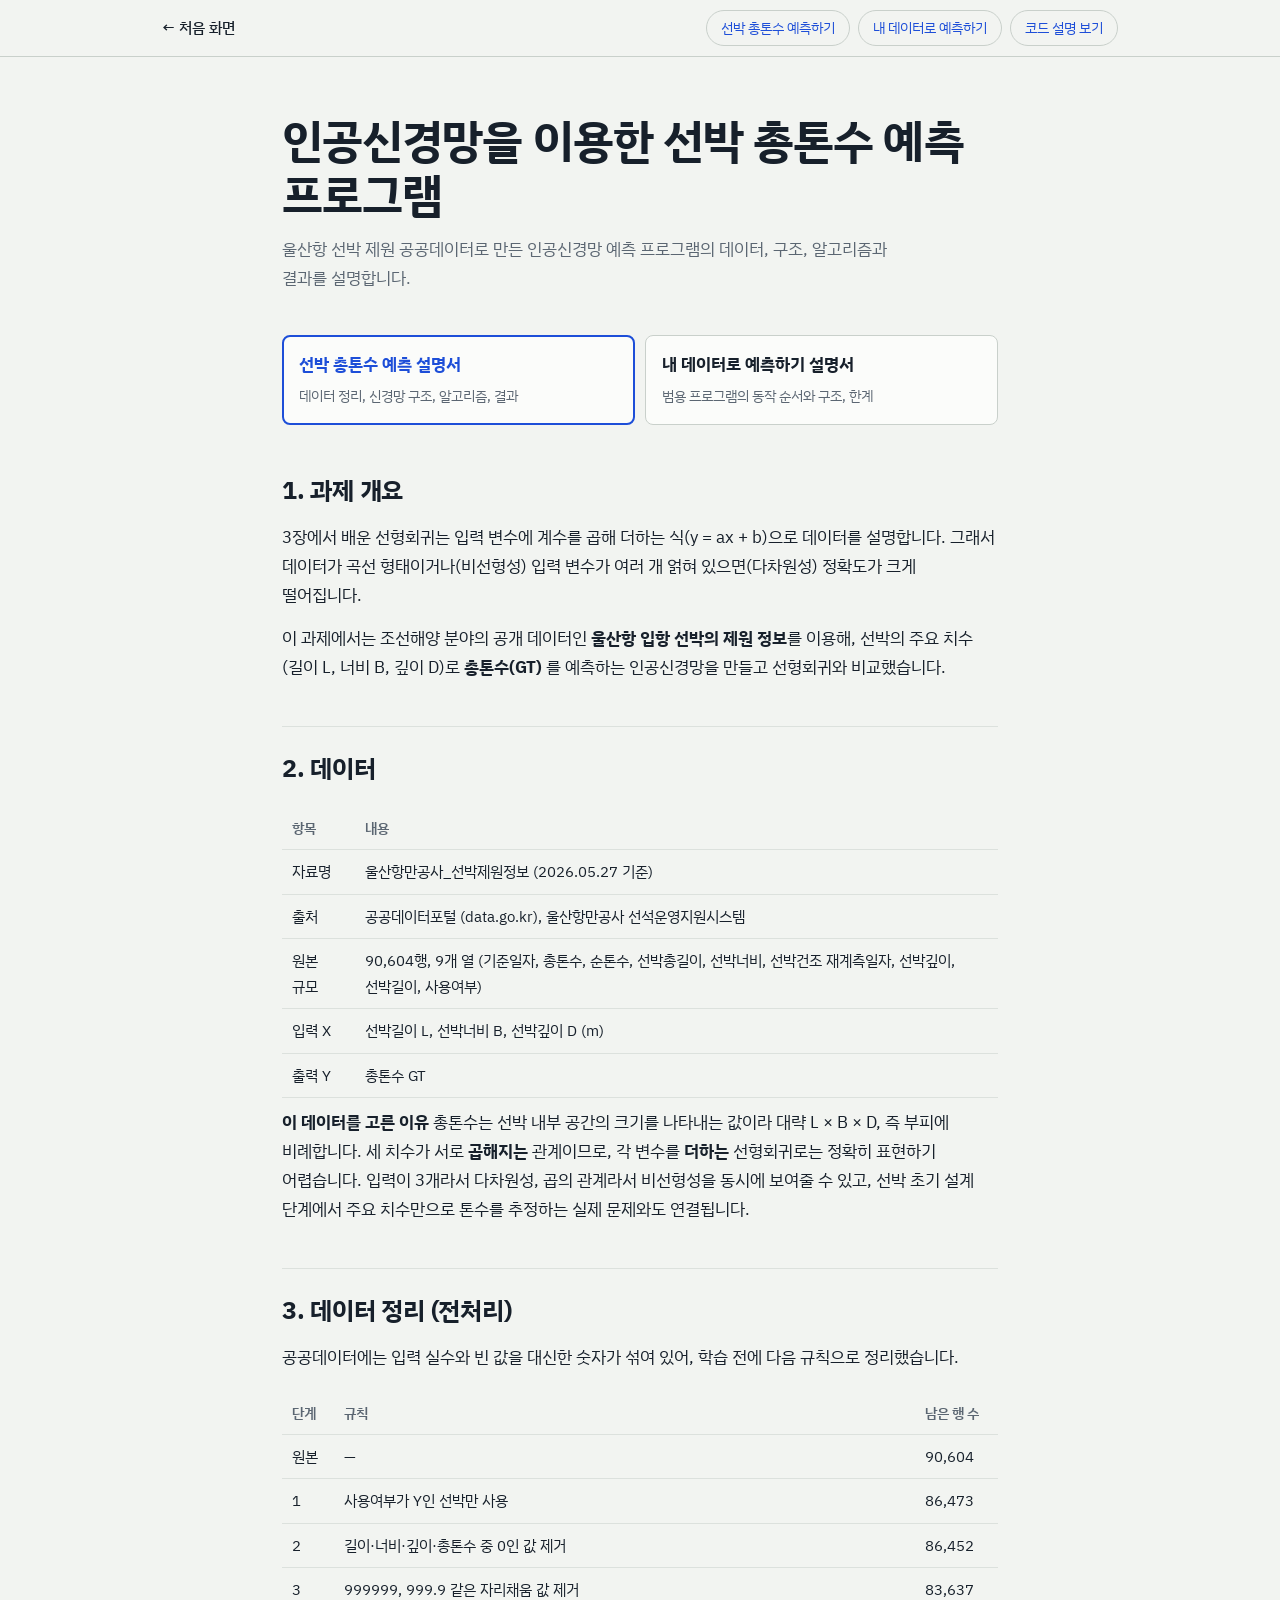
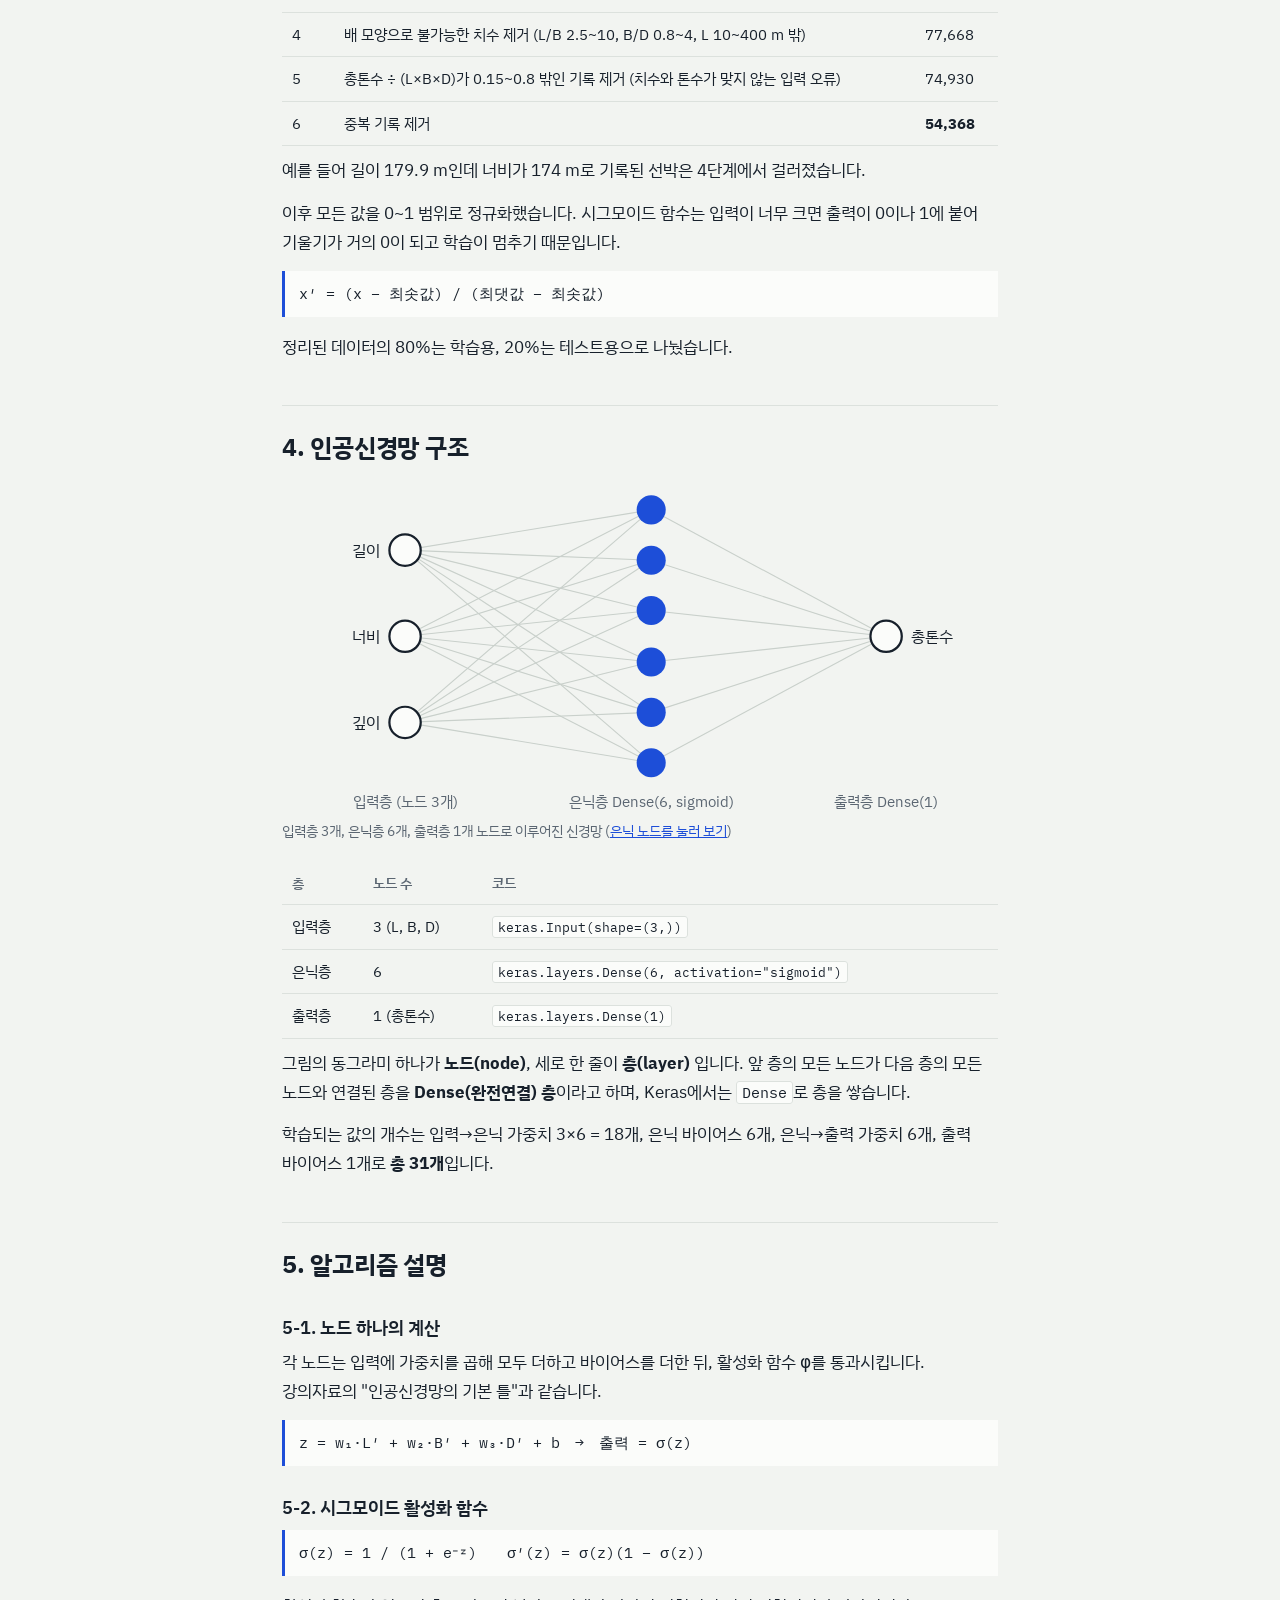
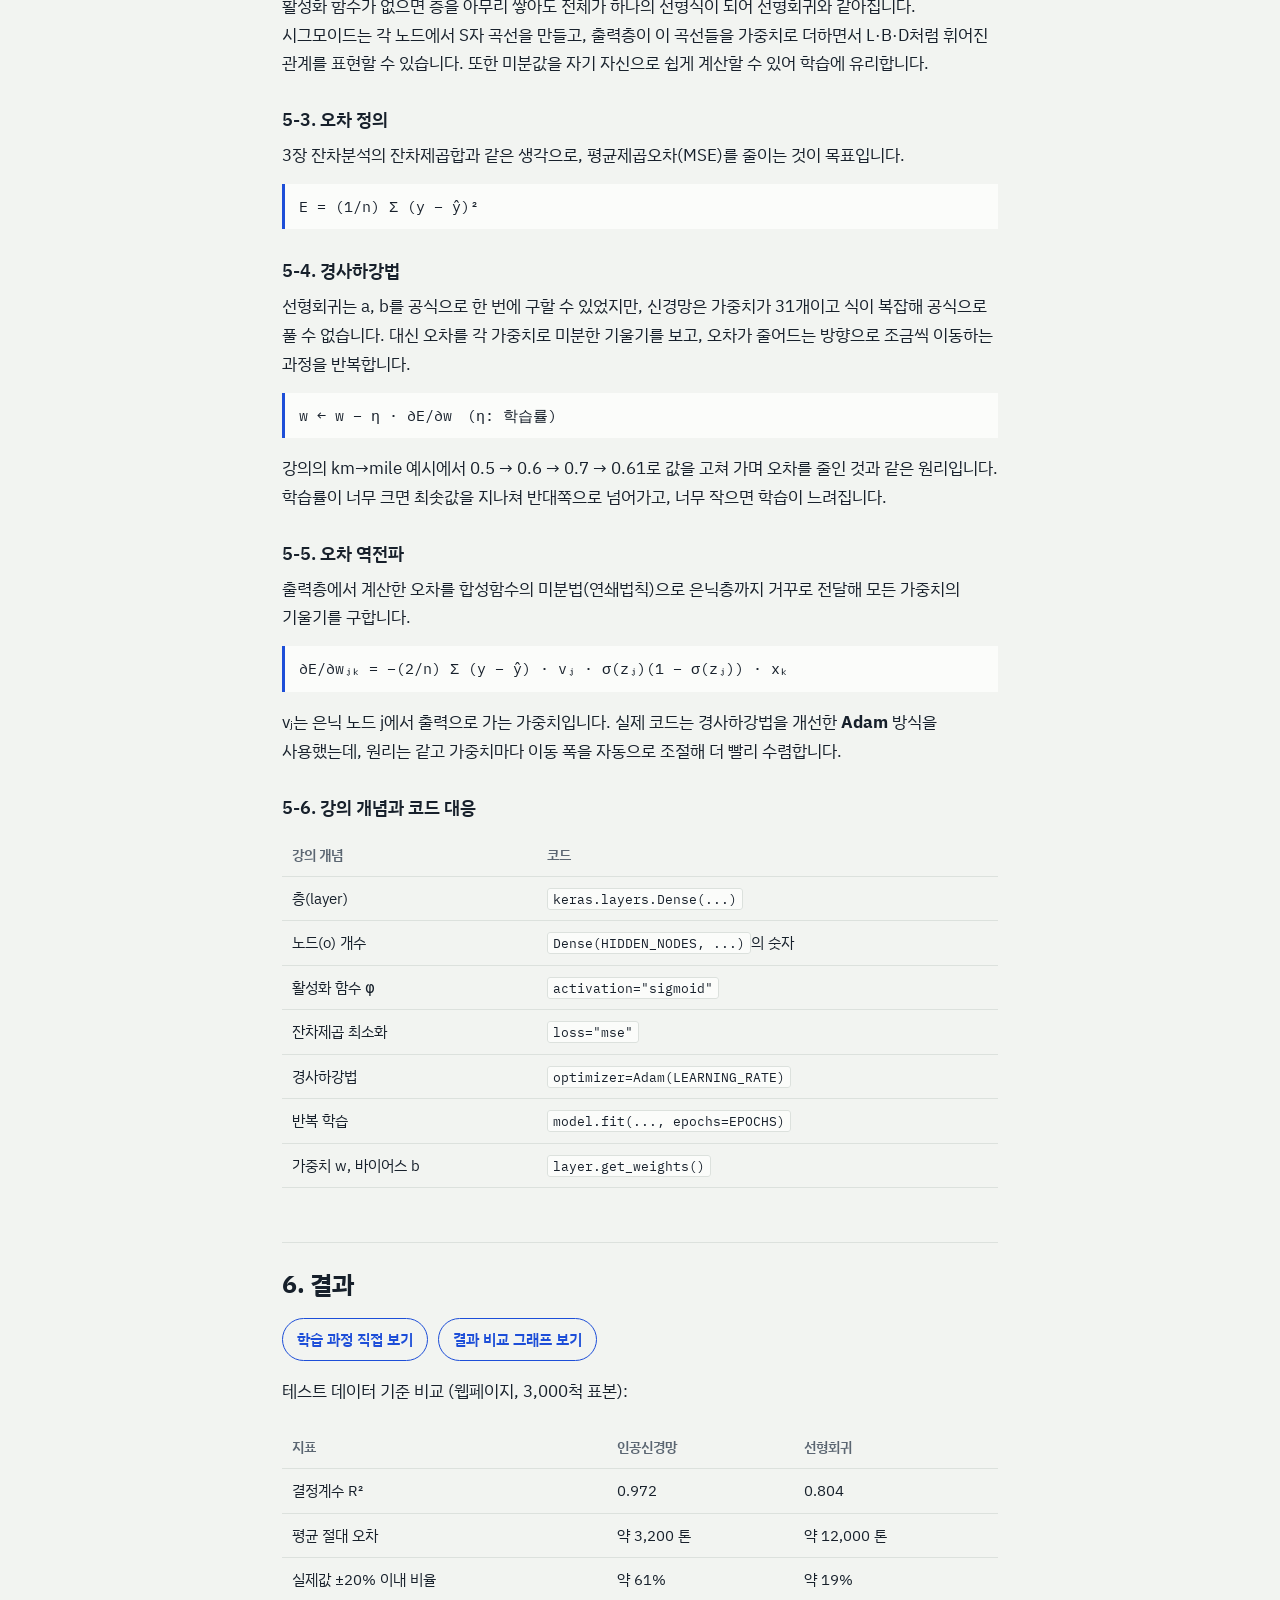
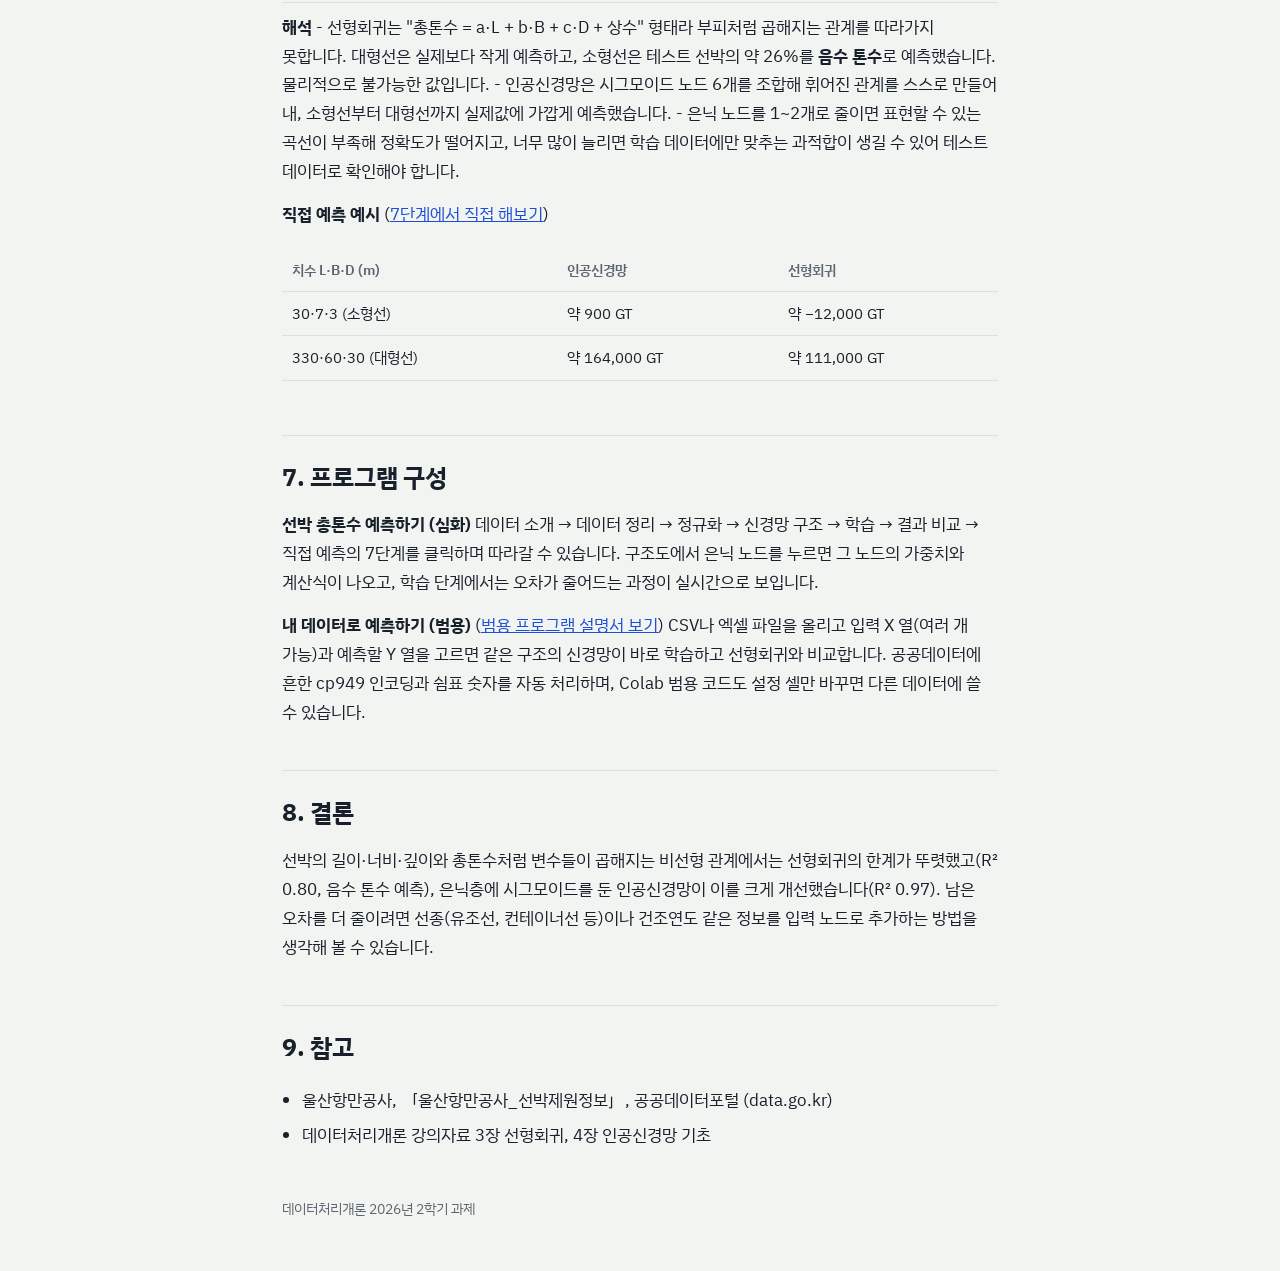
<file: explain.html>
<!DOCTYPE html>
<html lang="ko">
<head>
<meta charset="utf-8">
<meta name="viewport" content="width=device-width, initial-scale=1">
<title>설명서</title>
<link rel="icon" href="data:image/svg+xml,<svg xmlns='http://www.w3.org/2000/svg' viewBox='0 0 100 100'><text y='.9em' font-size='90'>📘</text></svg>">
<link rel="preconnect" href="https://fonts.googleapis.com">
<link rel="preconnect" href="https://fonts.gstatic.com" crossorigin>
<link href="https://fonts.googleapis.com/css2?family=IBM+Plex+Mono:wght@400;500&family=IBM+Plex+Sans+KR:wght@400;500;600;700&display=swap" rel="stylesheet">
<link rel="stylesheet" href="style.css">
<style>
.doc h2{margin:44px 0 12px;padding-top:20px;border-top:1px solid var(--grid)}
.doc h2:first-of-type{border-top:0;padding-top:0}
.doc h3{margin:26px 0 6px}
.doc ul{padding-left:1.2em} .doc li{margin-bottom:6px}
.doc hr{display:none}
.doc .eq{white-space:normal}
.fig{margin:14px 0}.fig svg{width:100%;height:auto;display:block}
.fig figcaption{font-size:14px;color:var(--muted)}
.go{display:flex;gap:10px;flex-wrap:wrap;margin:10px 0 16px}
.go a{display:inline-block;padding:8px 14px;border:1px solid var(--nn);border-radius:999px;color:var(--nn);text-decoration:none;font-weight:600;font-size:15px}
.doc a{color:var(--nn)}
.dtabs{display:grid;grid-template-columns:1fr 1fr;gap:10px;margin:6px 0 34px}
.dtab{font:inherit;text-align:left;cursor:pointer;background:var(--panel);color:var(--ink);border:1px solid var(--rule);border-radius:8px;padding:14px 16px}
.dtab b{display:block;font-size:17px;margin-bottom:2px}
.dtab span{font-size:14px;color:var(--muted);line-height:1.5}
.dtab[aria-selected="true"]{border:2px solid var(--nn);padding:13px 15px}
.dtab[aria-selected="true"] b{color:var(--nn)}
.dtab:focus-visible{outline:2px solid var(--nn);outline-offset:2px}
@media (max-width:560px){.dtabs{grid-template-columns:1fr}}
</style>
</head>
<body>
<nav class="bar"><div><a href="index.html">← 처음 화면</a><span class="others"><a href="ship.html">선박 총톤수 예측하기</a><a href="general.html">내 데이터로 예측하기</a><a href="code.html">코드 설명 보기</a></span></div></nav>
<div class="wrap">
<header class="hero">
<h1 id="doc-title"></h1>
<p class="lede" id="doc-lede"></p>
</header>
<div class="dtabs" role="tablist" aria-label="설명서 선택"><button class="dtab" role="tab" data-tab="ship"><b>선박 총톤수 예측 설명서</b><span>데이터 정리, 신경망 구조, 알고리즘, 결과</span></button><button class="dtab" role="tab" data-tab="general"><b>내 데이터로 예측하기 설명서</b><span>범용 프로그램의 동작 순서와 구조, 한계</span></button></div>
<article class="doc" data-docpanel="ship">
<h2>1. 과제 개요</h2>
<p>3장에서 배운 선형회귀는 입력 변수에 계수를 곱해 더하는 식(y = ax + b)으로 데이터를 설명합니다. 그래서 데이터가 곡선 형태이거나(비선형성) 입력 변수가 여러 개 얽혀 있으면(다차원성) 정확도가 크게 떨어집니다.</p>
<p>이 과제에서는 조선해양 분야의 공개 데이터인 <strong>울산항 입항 선박의 제원 정보</strong>를 이용해, 선박의 주요 치수(길이 L, 너비 B, 깊이 D)로 <strong>총톤수(GT)</strong> 를 예측하는 인공신경망을 만들고 선형회귀와 비교했습니다.</p>
<h2>2. 데이터</h2>
<div class="tablewrap"><table>
<thead>
<tr>
<th>항목</th>
<th>내용</th>
</tr>
</thead>
<tbody>
<tr>
<td>자료명</td>
<td>울산항만공사_선박제원정보 (2026.05.27 기준)</td>
</tr>
<tr>
<td>출처</td>
<td>공공데이터포털 (data.go.kr), 울산항만공사 선석운영지원시스템</td>
</tr>
<tr>
<td>원본 규모</td>
<td>90,604행, 9개 열 (기준일자, 총톤수, 순톤수, 선박총길이, 선박너비, 선박건조 재계측일자, 선박깊이, 선박길이, 사용여부)</td>
</tr>
<tr>
<td>입력 X</td>
<td>선박길이 L, 선박너비 B, 선박깊이 D (m)</td>
</tr>
<tr>
<td>출력 Y</td>
<td>총톤수 GT</td>
</tr>
</tbody>
</table></div>
<p><strong>이 데이터를 고른 이유</strong>
총톤수는 선박 내부 공간의 크기를 나타내는 값이라 대략 L × B × D, 즉 부피에 비례합니다. 세 치수가 서로 <strong>곱해지는</strong> 관계이므로, 각 변수를 <strong>더하는</strong> 선형회귀로는 정확히 표현하기 어렵습니다. 입력이 3개라서 다차원성, 곱의 관계라서 비선형성을 동시에 보여줄 수 있고, 선박 초기 설계 단계에서 주요 치수만으로 톤수를 추정하는 실제 문제와도 연결됩니다.</p>
<h2>3. 데이터 정리 (전처리)</h2>
<p>공공데이터에는 입력 실수와 빈 값을 대신한 숫자가 섞여 있어, 학습 전에 다음 규칙으로 정리했습니다.</p>
<div class="tablewrap"><table>
<thead>
<tr>
<th>단계</th>
<th>규칙</th>
<th>남은 행 수</th>
</tr>
</thead>
<tbody>
<tr>
<td>원본</td>
<td>—</td>
<td>90,604</td>
</tr>
<tr>
<td>1</td>
<td>사용여부가 Y인 선박만 사용</td>
<td>86,473</td>
</tr>
<tr>
<td>2</td>
<td>길이·너비·깊이·총톤수 중 0인 값 제거</td>
<td>86,452</td>
</tr>
<tr>
<td>3</td>
<td>999999, 999.9 같은 자리채움 값 제거</td>
<td>83,637</td>
</tr>
<tr>
<td>4</td>
<td>배 모양으로 불가능한 치수 제거 (L/B 2.5~10, B/D 0.8~4, L 10~400 m 밖)</td>
<td>77,668</td>
</tr>
<tr>
<td>5</td>
<td>총톤수 ÷ (L×B×D)가 0.15~0.8 밖인 기록 제거 (치수와 톤수가 맞지 않는 입력 오류)</td>
<td>74,930</td>
</tr>
<tr>
<td>6</td>
<td>중복 기록 제거</td>
<td><strong>54,368</strong></td>
</tr>
</tbody>
</table></div>
<p>예를 들어 길이 179.9 m인데 너비가 174 m로 기록된 선박은 4단계에서 걸러졌습니다.</p>
<p>이후 모든 값을 0~1 범위로 정규화했습니다. 시그모이드 함수는 입력이 너무 크면 출력이 0이나 1에 붙어 기울기가 거의 0이 되고 학습이 멈추기 때문입니다.</p>
<div class="eq">x′ = (x − 최솟값) / (최댓값 − 최솟값)</div>
<p>정리된 데이터의 80%는 학습용, 20%는 테스트용으로 나눴습니다.</p>
<h2>4. 인공신경망 구조</h2>
<figure class="fig"><svg viewBox="0 0 640 300" role="img" aria-label="입력 3개, 은닉 6개, 출력 1개 신경망 구조도"><line x1="110" y1="60" x2="330" y2="24" stroke="var(--rule)"/><line x1="110" y1="60" x2="330" y2="69" stroke="var(--rule)"/><line x1="110" y1="60" x2="330" y2="114" stroke="var(--rule)"/><line x1="110" y1="60" x2="330" y2="160" stroke="var(--rule)"/><line x1="110" y1="60" x2="330" y2="205" stroke="var(--rule)"/><line x1="110" y1="60" x2="330" y2="250" stroke="var(--rule)"/><line x1="110" y1="137" x2="330" y2="24" stroke="var(--rule)"/><line x1="110" y1="137" x2="330" y2="69" stroke="var(--rule)"/><line x1="110" y1="137" x2="330" y2="114" stroke="var(--rule)"/><line x1="110" y1="137" x2="330" y2="160" stroke="var(--rule)"/><line x1="110" y1="137" x2="330" y2="205" stroke="var(--rule)"/><line x1="110" y1="137" x2="330" y2="250" stroke="var(--rule)"/><line x1="110" y1="214" x2="330" y2="24" stroke="var(--rule)"/><line x1="110" y1="214" x2="330" y2="69" stroke="var(--rule)"/><line x1="110" y1="214" x2="330" y2="114" stroke="var(--rule)"/><line x1="110" y1="214" x2="330" y2="160" stroke="var(--rule)"/><line x1="110" y1="214" x2="330" y2="205" stroke="var(--rule)"/><line x1="110" y1="214" x2="330" y2="250" stroke="var(--rule)"/><line x1="330" y1="24" x2="540" y2="137" stroke="var(--rule)"/><line x1="330" y1="69" x2="540" y2="137" stroke="var(--rule)"/><line x1="330" y1="114" x2="540" y2="137" stroke="var(--rule)"/><line x1="330" y1="160" x2="540" y2="137" stroke="var(--rule)"/><line x1="330" y1="205" x2="540" y2="137" stroke="var(--rule)"/><line x1="330" y1="250" x2="540" y2="137" stroke="var(--rule)"/><circle cx="110" cy="60" r="14" fill="var(--panel)" stroke="var(--ink)" stroke-width="2"/><text x="88" y="65" text-anchor="end" font-size="14" fill="var(--ink)">길이</text><circle cx="110" cy="137" r="14" fill="var(--panel)" stroke="var(--ink)" stroke-width="2"/><text x="88" y="142" text-anchor="end" font-size="14" fill="var(--ink)">너비</text><circle cx="110" cy="214" r="14" fill="var(--panel)" stroke="var(--ink)" stroke-width="2"/><text x="88" y="219" text-anchor="end" font-size="14" fill="var(--ink)">깊이</text><circle cx="330" cy="24" r="13" fill="var(--nn)"/><circle cx="330" cy="69" r="13" fill="var(--nn)"/><circle cx="330" cy="114" r="13" fill="var(--nn)"/><circle cx="330" cy="160" r="13" fill="var(--nn)"/><circle cx="330" cy="205" r="13" fill="var(--nn)"/><circle cx="330" cy="250" r="13" fill="var(--nn)"/><circle cx="540" cy="137" r="14" fill="var(--panel)" stroke="var(--ink)" stroke-width="2"/><text x="562" y="142" font-size="14" fill="var(--ink)">총톤수</text><text x="110" y="290" text-anchor="middle" font-size="13" fill="var(--muted)">입력층 (노드 3개)</text><text x="330" y="290" text-anchor="middle" font-size="13" fill="var(--muted)">은닉층 Dense(6, sigmoid)</text><text x="540" y="290" text-anchor="middle" font-size="13" fill="var(--muted)">출력층 Dense(1)</text></svg><figcaption>입력층 3개, 은닉층 6개, 출력층 1개 노드로 이루어진 신경망 (<a href="ship.html#step4">은닉 노드를 눌러 보기</a>)</figcaption></figure>
<div class="tablewrap"><table>
<thead>
<tr>
<th>층</th>
<th>노드 수</th>
<th>코드</th>
</tr>
</thead>
<tbody>
<tr>
<td>입력층</td>
<td>3 (L, B, D)</td>
<td><code>keras.Input(shape=(3,))</code></td>
</tr>
<tr>
<td>은닉층</td>
<td>6</td>
<td><code>keras.layers.Dense(6, activation="sigmoid")</code></td>
</tr>
<tr>
<td>출력층</td>
<td>1 (총톤수)</td>
<td><code>keras.layers.Dense(1)</code></td>
</tr>
</tbody>
</table></div>
<p>그림의 동그라미 하나가 <strong>노드(node)</strong>, 세로 한 줄이 <strong>층(layer)</strong> 입니다. 앞 층의 모든 노드가 다음 층의 모든 노드와 연결된 층을 <strong>Dense(완전연결) 층</strong>이라고 하며, Keras에서는 <code>Dense</code>로 층을 쌓습니다.</p>
<p>학습되는 값의 개수는 입력→은닉 가중치 3×6 = 18개, 은닉 바이어스 6개, 은닉→출력 가중치 6개, 출력 바이어스 1개로 <strong>총 31개</strong>입니다.</p>
<h2>5. 알고리즘 설명</h2>
<h3>5-1. 노드 하나의 계산</h3>
<p>각 노드는 입력에 가중치를 곱해 모두 더하고 바이어스를 더한 뒤, 활성화 함수 φ를 통과시킵니다. 강의자료의 "인공신경망의 기본 틀"과 같습니다.</p>
<div class="eq">z = w₁·L′ + w₂·B′ + w₃·D′ + b　→　출력 = σ(z)</div>
<h3>5-2. 시그모이드 활성화 함수</h3>
<div class="eq">σ(z) = 1 / (1 + e⁻ᶻ)　　σ′(z) = σ(z)(1 − σ(z))</div>
<p>활성화 함수가 없으면 층을 아무리 쌓아도 전체가 하나의 선형식이 되어 선형회귀와 같아집니다. 시그모이드는 각 노드에서 S자 곡선을 만들고, 출력층이 이 곡선들을 가중치로 더하면서 L·B·D처럼 휘어진 관계를 표현할 수 있습니다. 또한 미분값을 자기 자신으로 쉽게 계산할 수 있어 학습에 유리합니다.</p>
<h3>5-3. 오차 정의</h3>
<p>3장 잔차분석의 잔차제곱합과 같은 생각으로, 평균제곱오차(MSE)를 줄이는 것이 목표입니다.</p>
<div class="eq">E = (1/n) Σ (y − ŷ)²</div>
<h3>5-4. 경사하강법</h3>
<p>선형회귀는 a, b를 공식으로 한 번에 구할 수 있었지만, 신경망은 가중치가 31개이고 식이 복잡해 공식으로 풀 수 없습니다. 대신 오차를 각 가중치로 미분한 기울기를 보고, 오차가 줄어드는 방향으로 조금씩 이동하는 과정을 반복합니다.</p>
<div class="eq">w ← w − η · ∂E/∂w　(η: 학습률)</div>
<p>강의의 km→mile 예시에서 0.5 → 0.6 → 0.7 → 0.61로 값을 고쳐 가며 오차를 줄인 것과 같은 원리입니다. 학습률이 너무 크면 최솟값을 지나쳐 반대쪽으로 넘어가고, 너무 작으면 학습이 느려집니다.</p>
<h3>5-5. 오차 역전파</h3>
<p>출력층에서 계산한 오차를 합성함수의 미분법(연쇄법칙)으로 은닉층까지 거꾸로 전달해 모든 가중치의 기울기를 구합니다.</p>
<div class="eq">∂E/∂wⱼₖ = −(2/n) Σ (y − ŷ) · vⱼ · σ(zⱼ)(1 − σ(zⱼ)) · xₖ</div>
<p>vⱼ는 은닉 노드 j에서 출력으로 가는 가중치입니다. 실제 코드는 경사하강법을 개선한 <strong>Adam</strong> 방식을 사용했는데, 원리는 같고 가중치마다 이동 폭을 자동으로 조절해 더 빨리 수렴합니다.</p>
<h3>5-6. 강의 개념과 코드 대응</h3>
<div class="tablewrap"><table>
<thead>
<tr>
<th>강의 개념</th>
<th>코드</th>
</tr>
</thead>
<tbody>
<tr>
<td>층(layer)</td>
<td><code>keras.layers.Dense(...)</code></td>
</tr>
<tr>
<td>노드(o) 개수</td>
<td><code>Dense(HIDDEN_NODES, ...)</code>의 숫자</td>
</tr>
<tr>
<td>활성화 함수 φ</td>
<td><code>activation="sigmoid"</code></td>
</tr>
<tr>
<td>잔차제곱 최소화</td>
<td><code>loss="mse"</code></td>
</tr>
<tr>
<td>경사하강법</td>
<td><code>optimizer=Adam(LEARNING_RATE)</code></td>
</tr>
<tr>
<td>반복 학습</td>
<td><code>model.fit(..., epochs=EPOCHS)</code></td>
</tr>
<tr>
<td>가중치 w, 바이어스 b</td>
<td><code>layer.get_weights()</code></td>
</tr>
</tbody>
</table></div>
<h2>6. 결과</h2>
<p class="go"><a href="ship.html#step5">학습 과정 직접 보기</a><a href="ship.html#step6">결과 비교 그래프 보기</a></p>

<p>테스트 데이터 기준 비교 (웹페이지, 3,000척 표본):</p>
<div class="tablewrap"><table>
<thead>
<tr>
<th>지표</th>
<th>인공신경망</th>
<th>선형회귀</th>
</tr>
</thead>
<tbody>
<tr>
<td>결정계수 R²</td>
<td>0.972</td>
<td>0.804</td>
</tr>
<tr>
<td>평균 절대 오차</td>
<td>약 3,200 톤</td>
<td>약 12,000 톤</td>
</tr>
<tr>
<td>실제값 ±20% 이내 비율</td>
<td>약 61%</td>
<td>약 19%</td>
</tr>
</tbody>
</table></div>
<p><strong>해석</strong>
- 선형회귀는 "총톤수 = a·L + b·B + c·D + 상수" 형태라 부피처럼 곱해지는 관계를 따라가지 못합니다. 대형선은 실제보다 작게 예측하고, 소형선은 테스트 선박의 약 26%를 <strong>음수 톤수</strong>로 예측했습니다. 물리적으로 불가능한 값입니다.
- 인공신경망은 시그모이드 노드 6개를 조합해 휘어진 관계를 스스로 만들어 내, 소형선부터 대형선까지 실제값에 가깝게 예측했습니다.
- 은닉 노드를 1~2개로 줄이면 표현할 수 있는 곡선이 부족해 정확도가 떨어지고, 너무 많이 늘리면 학습 데이터에만 맞추는 과적합이 생길 수 있어 테스트 데이터로 확인해야 합니다.</p>
<p><strong>직접 예측 예시</strong> (<a href="ship.html#step7">7단계에서 직접 해보기</a>)</p>
<div class="tablewrap"><table>
<thead>
<tr>
<th>치수 L·B·D (m)</th>
<th>인공신경망</th>
<th>선형회귀</th>
</tr>
</thead>
<tbody>
<tr>
<td>30·7·3 (소형선)</td>
<td>약 900 GT</td>
<td>약 −12,000 GT</td>
</tr>
<tr>
<td>330·60·30 (대형선)</td>
<td>약 164,000 GT</td>
<td>약 111,000 GT</td>
</tr>
</tbody>
</table></div>
<h2>7. 프로그램 구성</h2>
<p><strong>선박 총톤수 예측하기 (심화)</strong>
데이터 소개 → 데이터 정리 → 정규화 → 신경망 구조 → 학습 → 결과 비교 → 직접 예측의 7단계를 클릭하며 따라갈 수 있습니다. 구조도에서 은닉 노드를 누르면 그 노드의 가중치와 계산식이 나오고, 학습 단계에서는 오차가 줄어드는 과정이 실시간으로 보입니다.</p>
<p><strong>내 데이터로 예측하기 (범용)</strong> (<a href="#" data-doctab="general">범용 프로그램 설명서 보기</a>)
CSV나 엑셀 파일을 올리고 입력 X 열(여러 개 가능)과 예측할 Y 열을 고르면 같은 구조의 신경망이 바로 학습하고 선형회귀와 비교합니다. 공공데이터에 흔한 cp949 인코딩과 쉼표 숫자를 자동 처리하며, Colab 범용 코드도 설정 셀만 바꾸면 다른 데이터에 쓸 수 있습니다.</p>
<h2>8. 결론</h2>
<p>선박의 길이·너비·깊이와 총톤수처럼 변수들이 곱해지는 비선형 관계에서는 선형회귀의 한계가 뚜렷했고(R² 0.80, 음수 톤수 예측), 은닉층에 시그모이드를 둔 인공신경망이 이를 크게 개선했습니다(R² 0.97). 남은 오차를 더 줄이려면 선종(유조선, 컨테이너선 등)이나 건조연도 같은 정보를 입력 노드로 추가하는 방법을 생각해 볼 수 있습니다.</p>
<h2>9. 참고</h2>
<ul>
<li>울산항만공사, 「울산항만공사_선박제원정보」, 공공데이터포털 (data.go.kr)</li>
<li>데이터처리개론 강의자료 3장 선형회귀, 4장 인공신경망 기초</li>
</ul>
</article>
<article class="doc" data-docpanel="general" hidden>
<p class="go"><a href="general.html">범용 프로그램 직접 써 보기</a></p>

<p>선박 데이터 하나만 다루면 프로그램이 그 데이터에만 묶이게 됩니다. 같은 신경망 알고리즘을 <strong>어떤 공개 데이터에도 적용할 수 있도록</strong> 범용 프로그램을 따로 만들었습니다. 웹페이지와 Colab 범용 코드 모두 같은 순서로 동작합니다.</p>
<h2>1. 동작 순서</h2>
<div class="tablewrap"><table>
<thead>
<tr>
<th>단계</th>
<th>하는 일</th>
<th>처리 방법</th>
</tr>
</thead>
<tbody>
<tr>
<td>1. 파일 읽기</td>
<td>CSV, 엑셀(xlsx) 파일을 불러옴</td>
<td>먼저 UTF-8로 읽고, 한글이 깨지면 공공데이터에 흔한 cp949(EUC-KR)로 다시 읽음</td>
</tr>
<tr>
<td>2. 숫자 열 찾기</td>
<td>학습에 쓸 수 있는 열을 자동 선별</td>
<td>값의 90% 이상이 숫자인 열만 표시, "1,234"처럼 쉼표 들어간 숫자도 숫자로 변환</td>
</tr>
<tr>
<td>3. X, Y 선택</td>
<td>사용자가 입력 열과 예측할 열을 고름</td>
<td>입력 X는 여러 개 선택 가능, Y로 고른 열은 X에서 자동 제외</td>
</tr>
<tr>
<td>4. 정리</td>
<td>빈칸이나 문자가 섞인 행 제거</td>
<td>선택한 열 중 하나라도 숫자가 아니면 그 행을 제외</td>
</tr>
<tr>
<td>5. 정규화·분리</td>
<td>열마다 0~1로 정규화, 80% 학습 / 20% 테스트</td>
<td>선박 프로그램과 같은 Min-Max 정규화</td>
</tr>
<tr>
<td>6. 신경망 구성</td>
<td>입력 노드 수를 고른 X 개수에 맞춤</td>
<td>입력층 노드 = X 개수, 은닉층 Dense(시그모이드), 출력층 Dense(1)</td>
</tr>
<tr>
<td>7. 학습·비교</td>
<td>신경망과 선형회귀를 같은 데이터로 학습</td>
<td>신경망은 경사하강법(Adam), 선형회귀는 최소제곱법</td>
</tr>
<tr>
<td>8. 결과 표시</td>
<td>그래프와 테스트 R² 표시</td>
<td>입력 1개면 데이터 위에 예측 곡선, 2개 이상이면 실제값 vs 예측값 그래프</td>
</tr>
<tr>
<td>9. 직접 예측</td>
<td>원하는 값을 넣어 예측</td>
<td>X 개수만큼 입력 칸이 자동 생성, 학습 범위 밖의 값이면 경고</td>
</tr>
</tbody>
</table></div>
<h2>2. 입력 개수에 따라 바뀌는 신경망</h2>
<p>선박 프로그램은 입력이 길이·너비·깊이 3개로 고정이지만, 범용 프로그램은 사용자가 고른 열 개수 m에 따라 입력층이 바뀝니다. 강의자료의 "인공신경망의 기본 틀"에서 입력 x₁ ~ xₘ이 m개인 경우를 그대로 구현한 것입니다.</p>
<div class="eq">은닉 노드 j의 계산: zⱼ = wⱼ₁x₁ + wⱼ₂x₂ + … + wⱼₘxₘ + bⱼ　→　σ(zⱼ)</div>
<p>학습되는 값의 개수도 m에 따라 달라집니다. 은닉 노드가 H개일 때 m×H + H + H + 1개이며, 웹페이지의 구조도와 개수 표시가 선택에 맞춰 자동으로 바뀝니다.</p>
<figure class="fig"><svg viewBox="0 0 640 300" role="img" aria-label="입력 m개, 은닉 H개, 출력 1개 신경망 구조도"><line x1="110" y1="50" x2="330" y2="24" stroke="var(--rule)"/><line x1="110" y1="50" x2="330" y2="69" stroke="var(--rule)"/><line x1="110" y1="50" x2="330" y2="114" stroke="var(--rule)"/><line x1="110" y1="50" x2="330" y2="160" stroke="var(--rule)"/><line x1="110" y1="50" x2="330" y2="205" stroke="var(--rule)"/><line x1="110" y1="50" x2="330" y2="250" stroke="var(--rule)"/><line x1="110" y1="100" x2="330" y2="24" stroke="var(--rule)"/><line x1="110" y1="100" x2="330" y2="69" stroke="var(--rule)"/><line x1="110" y1="100" x2="330" y2="114" stroke="var(--rule)"/><line x1="110" y1="100" x2="330" y2="160" stroke="var(--rule)"/><line x1="110" y1="100" x2="330" y2="205" stroke="var(--rule)"/><line x1="110" y1="100" x2="330" y2="250" stroke="var(--rule)"/><line x1="110" y1="224" x2="330" y2="24" stroke="var(--rule)"/><line x1="110" y1="224" x2="330" y2="69" stroke="var(--rule)"/><line x1="110" y1="224" x2="330" y2="114" stroke="var(--rule)"/><line x1="110" y1="224" x2="330" y2="160" stroke="var(--rule)"/><line x1="110" y1="224" x2="330" y2="205" stroke="var(--rule)"/><line x1="110" y1="224" x2="330" y2="250" stroke="var(--rule)"/><line x1="330" y1="24" x2="540" y2="137" stroke="var(--rule)"/><line x1="330" y1="69" x2="540" y2="137" stroke="var(--rule)"/><line x1="330" y1="114" x2="540" y2="137" stroke="var(--rule)"/><line x1="330" y1="160" x2="540" y2="137" stroke="var(--rule)"/><line x1="330" y1="205" x2="540" y2="137" stroke="var(--rule)"/><line x1="330" y1="250" x2="540" y2="137" stroke="var(--rule)"/><circle cx="110" cy="50" r="14" fill="var(--panel)" stroke="var(--ink)" stroke-width="2"/><text x="88" y="55" text-anchor="end" font-size="15" fill="var(--ink)">x₁</text><circle cx="110" cy="100" r="14" fill="var(--panel)" stroke="var(--ink)" stroke-width="2"/><text x="88" y="105" text-anchor="end" font-size="15" fill="var(--ink)">x₂</text><text x="110" y="183" text-anchor="middle" font-size="22" fill="var(--muted)">⋮</text><circle cx="110" cy="224" r="14" fill="var(--panel)" stroke="var(--ink)" stroke-width="2"/><text x="88" y="229" text-anchor="end" font-size="15" fill="var(--ink)">xₘ</text><circle cx="330" cy="24" r="13" fill="var(--nn)"/><circle cx="330" cy="69" r="13" fill="var(--nn)"/><circle cx="330" cy="114" r="13" fill="var(--nn)"/><circle cx="330" cy="160" r="13" fill="var(--nn)"/><circle cx="330" cy="205" r="13" fill="var(--nn)"/><circle cx="330" cy="250" r="13" fill="var(--nn)"/><circle cx="540" cy="137" r="14" fill="var(--panel)" stroke="var(--ink)" stroke-width="2"/><text x="562" y="142" font-size="15" fill="var(--ink)">y</text><text x="110" y="290" text-anchor="middle" font-size="13" fill="var(--muted)">입력층 (고른 열 m개)</text><text x="330" y="290" text-anchor="middle" font-size="13" fill="var(--muted)">은닉층 Dense(H, sigmoid)</text><text x="540" y="290" text-anchor="middle" font-size="13" fill="var(--muted)">출력층 Dense(1)</text></svg><figcaption>고른 입력 열 개수 m만큼 입력 노드가 생깁니다.</figcaption></figure>
<h2>3. 정확도 지표: 결정계수 R²</h2>
<p>데이터마다 단위와 크기가 달라 오차(MSE) 값만으로는 잘 맞았는지 판단하기 어렵기 때문에, 범용 프로그램은 결정계수 R²로 비교합니다.</p>
<div class="eq">R² = 1 − Σ(y − ŷ)² / Σ(y − ȳ)²</div>
<p>1에 가까울수록 정확하고, 0이면 모든 값을 평균으로 예측하는 것과 같은 수준입니다. 학습에 쓰지 않은 테스트 데이터 20%로 계산합니다.</p>
<h2>4. 실행 예시</h2>
<p>정리된 울산항 선박 데이터(3,000척 표본)를 올리고 X = 선박길이·선박너비·선박깊이, Y = 총톤수로 실행한 결과, 테스트 R²는 인공신경망 약 0.97, 선형회귀 약 0.80으로 선박 전용 프로그램과 같은 경향이 나왔습니다. 이는 범용 프로그램이 전용 프로그램과 같은 알고리즘으로 올바르게 동작함을 보여 줍니다.</p>
<h2>5. 한계</h2>
<ul>
<li>999999처럼 "값 없음"을 숫자로 채운 이상값은 자동으로 걸러내지 못하므로, 필요하면 파일을 미리 정리해야 합니다 (선박 데이터는 3장의 규칙으로 정리).</li>
<li>웹페이지는 브라우저 속도를 위해 3,000행이 넘으면 무작위로 3,000행만 사용합니다. 전체 데이터는 Colab 범용 코드로 학습할 수 있습니다.</li>
<li>문자로 된 열(예: 선종, 지역명)은 입력으로 쓸 수 없습니다.</li>
</ul>
<h2>6. Colab 범용 코드</h2>
<p>2번 설정 셀의 <code>FILE_PATH</code>, <code>X_COLS</code>, <code>Y_COL</code>만 바꾸면 다른 데이터에 그대로 쓸 수 있습니다. 나머지 셀은 위 8-1의 순서(읽기 → 숫자 변환 → 정규화 → 신경망 → 비교 → 직접 예측)를 그대로 따릅니다.</p>
</article>
<footer>데이터처리개론 2026년 2학기 과제</footer>
</div>
<script>
(function(){
  const tabs = [...document.querySelectorAll('.dtab')], hero = document.getElementById('doc-title'), lede = document.getElementById('doc-lede');
  const TXT = { ship: ['인공신경망을 이용한 선박 총톤수 예측 프로그램', '울산항 선박 제원 공공데이터로 만든 인공신경망 예측 프로그램의 데이터, 구조, 알고리즘과 결과를 설명합니다.'],
                general: ['내 데이터로 예측하기 (범용 프로그램)', '같은 신경망 알고리즘을 어떤 공개 데이터에도 쓸 수 있게 만든 범용 프로그램의 동작 방식을 설명합니다.'] };
  function showTab(name){
    if (!(name in TXT)) name = 'ship';
    tabs.forEach(t => { const on = t.dataset.tab === name; t.setAttribute('aria-selected', on); t.tabIndex = on ? 0 : -1; });
    document.querySelectorAll('[data-docpanel]').forEach(p => p.hidden = p.dataset.docpanel !== name);
    hero.textContent = TXT[name][0]; lede.textContent = TXT[name][1];
  }
  tabs.forEach((t,i) => { t.onclick = () => showTab(t.dataset.tab);
    t.onkeydown = e => { if (e.key === 'ArrowRight' || e.key === 'ArrowLeft'){ const n = tabs[(i+1) % 2]; n.focus(); n.click(); } }; });
  document.querySelectorAll('[data-doctab]').forEach(a => a.addEventListener('click', e => { e.preventDefault(); showTab(a.dataset.doctab); window.scrollTo({top:0}); document.querySelector('.dtabs').scrollIntoView({behavior:'smooth'}); }));
  showTab(location.hash === '#general' ? 'general' : 'ship');   // explain.html#general 로 들어오면 범용 설명서
})();
</script>
</body>
</html>
</file>
<file: style.css>
/* 공통 디자인 (모든 페이지) */
:root{
  --paper:#F2F4F1; --panel:#FBFCFA; --ink:#17202B; --muted:#5B6672;
  --grid:#DCE1DD; --rule:#C9D0CB; --nn:#1D4ED8; --lr:#B4237A; --dot:#8C96A0;
  --code-bg:#1B2430; --code-ink:#E6EAF0;
  --sans:"IBM Plex Sans KR","Apple SD Gothic Neo","Malgun Gothic",system-ui,sans-serif;
  --mono:"IBM Plex Mono",ui-monospace,"SFMono-Regular",Consolas,monospace;
}
@media (prefers-color-scheme: dark){
  :root{ --paper:#141A21; --panel:#1A222B; --ink:#E5E9EE; --muted:#9AA5B1;
    --grid:#26303A; --rule:#33404C; --nn:#6E9BFF; --lr:#F06AB8; --dot:#6B7683; --code-bg:#0F151B; }
}
*{box-sizing:border-box}
html{-webkit-text-size-adjust:100%}
body{margin:0;word-break:keep-all;background:var(--paper);color:var(--ink);font-family:var(--sans);font-size:17px;line-height:1.7}
.wrap{max-width:760px;margin:0 auto;padding:0 22px}
header.hero{padding:56px 0 8px}
h1{font-size:clamp(30px,5.4vw,46px);line-height:1.18;letter-spacing:-0.02em;font-weight:700;margin:0 0 14px}
.lede{color:var(--muted);margin:0 0 28px;max-width:36em}
.lab{background:var(--panel);border:1px solid var(--rule);border-radius:6px;padding:14px 14px 10px}
canvas#plot{display:block;width:100%;height:340px}
.legend{display:flex;flex-wrap:wrap;gap:18px;font-size:14px;color:var(--muted);margin:8px 2px 12px}
.legend i{display:inline-block;width:18px;height:3px;vertical-align:middle;margin-right:6px;border-radius:2px}
.controls{display:grid;grid-template-columns:1fr 1fr;gap:12px 18px;align-items:end;border-top:1px solid var(--grid);padding-top:12px}
.controls label{font-size:14px;color:var(--muted);display:block}
.controls input[type=range]{width:100%;accent-color:var(--nn)}
.controls select{width:100%;font:inherit;font-size:15px;padding:6px 8px;border:1px solid var(--rule);border-radius:4px;background:var(--paper);color:var(--ink)}
.btns{display:flex;gap:8px}
button{font:inherit;font-size:15px;font-weight:600;border-radius:4px;padding:8px 14px;cursor:pointer;border:1px solid var(--ink);background:var(--ink);color:var(--paper)}
button.ghost{background:transparent;color:var(--ink)}
button:focus-visible,select:focus-visible,input:focus-visible,a:focus-visible{outline:2px solid var(--nn);outline-offset:2px}
.datarow{display:flex;justify-content:space-between;align-items:center;gap:10px;flex-wrap:wrap;margin-bottom:10px}
.dsname{margin:0;font-size:15px;color:var(--muted)} .dsname b{color:var(--ink)}
.filebtn{display:inline-block;font-size:15px;font-weight:600;border-radius:4px;padding:8px 14px;cursor:pointer;border:1px solid var(--ink);background:var(--ink);color:var(--paper)}
.filebtn input{position:absolute;width:1px;height:1px;opacity:0;pointer-events:none}
.filebtn:focus-visible{outline:2px solid var(--nn);outline-offset:2px}
.pick{display:grid;grid-template-columns:2fr 1fr;gap:12px 18px;padding:10px 0;border-top:1px solid var(--grid)}
.pick fieldset{border:0;margin:0;padding:0;min-width:0} .pick legend,.pick label[for]{font-size:14px;color:var(--muted);padding:0;display:block;margin-bottom:4px}
.pick select{width:100%;font:inherit;font-size:15px;padding:6px 8px;border:1px solid var(--rule);border-radius:4px;background:var(--paper);color:var(--ink)}
.chips{display:flex;flex-wrap:wrap;gap:6px}
.chip{position:relative;font-size:14px;cursor:pointer}
.chip input{position:absolute;opacity:0}
.chip span{display:inline-block;padding:4px 10px;border:1px solid var(--rule);border-radius:999px;background:var(--paper)}
.chip input:checked+span{background:var(--nn);border-color:var(--nn);color:#fff}
.chip input:disabled+span{opacity:.35;cursor:not-allowed;text-decoration:line-through}
.chip input:focus-visible+span{outline:2px solid var(--nn);outline-offset:2px}
#msg{margin:0 0 8px;font-size:14px;color:var(--muted);min-height:1.4em} #msg.err{color:var(--lr);font-weight:600}
.dotkey{display:inline-block;width:8px!important;height:8px!important;border-radius:50%;background:var(--dot)}
.plabel{margin:0;font-size:14px;color:var(--muted)}
.pinputs{display:flex;flex-wrap:wrap;gap:10px}
.controls .pin{display:flex;flex-direction:column;font-size:13px;color:var(--muted)}
.pin input{width:110px;font:inherit;font-size:17px;font-weight:600;padding:5px 9px;border:1px solid var(--rule);border-radius:4px;background:var(--paper);color:var(--ink);margin:2px 0}
.pin small{font-size:12px}
#pout small{color:var(--muted);font-size:13px}
@media (max-width:560px){ .pick{grid-template-columns:1fr} }
.predict{grid-column:1/-1;border-top:1px solid var(--grid);padding-top:12px}
.prow{display:flex;gap:16px;align-items:center;flex-wrap:wrap;margin-top:4px}
.prow input{width:96px;font:inherit;font-size:18px;font-weight:600;padding:6px 10px;border:1px solid var(--rule);border-radius:4px;background:var(--paper);color:var(--ink)}
#pout{margin:0;font-size:16px}
#pout b{font-family:var(--mono);font-size:18px}
#pout .nn{color:var(--nn)} #pout .lr{color:var(--lr)}
.readout{grid-column:1/-1;display:flex;gap:22px;flex-wrap:wrap;font-size:14px;color:var(--muted)}
.readout b{font-family:var(--mono);font-weight:500;color:var(--ink)}
section{padding:46px 0 6px;border-bottom:1px solid var(--grid)}
section:last-of-type{border-bottom:0}
h2{font-size:25px;letter-spacing:-0.01em;margin:0 0 12px;font-weight:700}
h3{font-size:18px;margin:26px 0 6px;font-weight:600}
p{margin:0 0 14px}
ol.flow{padding-left:1.3em;margin:0}
ol.flow li{margin-bottom:6px;padding-left:4px}
.eq{font-family:var(--mono);font-size:15px;background:var(--panel);border-left:3px solid var(--nn);padding:10px 14px;margin:8px 0 16px;overflow-x:auto;white-space:nowrap}
table{border-collapse:collapse;width:100%;font-size:15px;margin:6px 0 10px}
th,td{text-align:left;padding:9px 10px;border-bottom:1px solid var(--grid);vertical-align:top}
th{font-weight:600;color:var(--muted);font-size:14px}
td code,p code,li code{font-family:var(--mono);font-size:.88em;background:var(--panel);border:1px solid var(--grid);padding:1px 5px;border-radius:3px}
.tablewrap{overflow-x:auto}
#net{width:100%;height:auto;display:block;margin:10px 0 4px}
.cell{margin:0 0 16px}
.cell figcaption{display:flex;justify-content:space-between;align-items:center;font-size:14px;font-weight:600;color:var(--muted);margin-bottom:6px}
.copy{font-size:13px;padding:4px 10px;background:transparent;color:var(--muted);border-color:var(--rule)}
.cell pre{margin:0;background:var(--code-bg);color:var(--code-ink);border-radius:5px;padding:14px 16px;overflow-x:auto;font-family:var(--mono);font-size:13.5px;line-height:1.6}
.allcode{display:flex;justify-content:flex-end;margin:0 0 14px}
footer{color:var(--muted);font-size:14px;padding:30px 0 50px}
@media (max-width:560px){ .controls{grid-template-columns:1fr} canvas#plot{height:260px} body{font-size:16px} }

/* 상단 이동 바 */
.bar{position:sticky;top:0;z-index:10;background:var(--paper);border-bottom:1px solid var(--rule)}
.bar>div{max-width:1000px;margin:0 auto;padding:10px 22px;display:flex;justify-content:space-between;align-items:center;gap:12px;flex-wrap:wrap}
.bar a{color:var(--ink);text-decoration:none;font-weight:500;font-size:15px}
.bar .others{display:flex;gap:8px;flex-wrap:wrap}
.bar .others a{color:var(--nn);border:1px solid var(--rule);border-radius:999px;padding:5px 14px;font-size:14px;font-weight:400}
.bar a:focus-visible{outline:2px solid var(--nn);outline-offset:3px}
.altlink{font-size:15px;color:var(--muted);margin:-14px 0 24px} .altlink a{color:var(--nn)}
</file>
